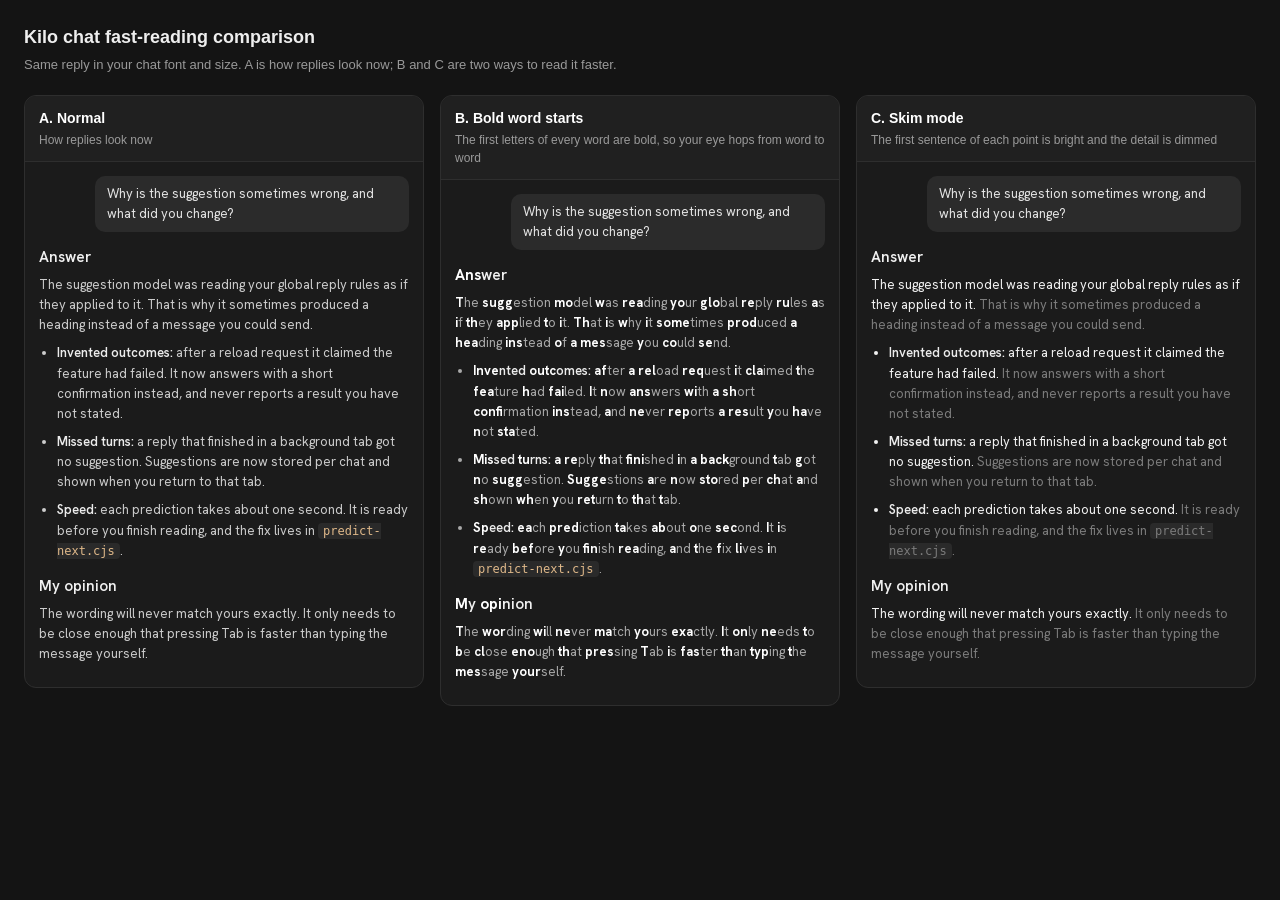
<file: skim-mode/mockup/index.html>
<!doctype html>
<html lang="en">
<head>
<meta charset="utf-8">
<meta name="viewport" content="width=device-width,initial-scale=1">
<title>Kilo chat fast-reading comparison</title>
<style>
@font-face{font-family:"Hanken Grotesk";src:url("./hanken-grotesk-variable.woff2") format("woff2");font-weight:100 900;font-style:normal;font-display:swap}
*{box-sizing:border-box}
body{margin:0;padding:24px;background:#141414;color:#ccc;font:13px/1.5 -apple-system,BlinkMacSystemFont,sans-serif}
h1{margin:0 0 4px;font-size:18px;font-weight:600;color:#eee}
.lead{margin:0 0 20px;color:#999}
.grid{display:grid;grid-template-columns:repeat(auto-fit,minmax(360px,1fr));gap:16px;align-items:start}
.card{background:#1b1b1b;border:1px solid #2e2e2e;border-radius:12px;overflow:hidden}
.head{padding:12px 14px;border-bottom:1px solid #2e2e2e;background:#202020}
.head h2{margin:0;font-size:14px;font-weight:600;color:#fff}
.head p{margin:2px 0 0;color:#9a9a9a;font-size:12px}
.chat{padding:14px;font-family:"Hanken Grotesk",-apple-system,sans-serif;font-size:13px;line-height:1.55;color:#cccccc}
.user{margin:0 0 14px auto;max-width:85%;width:fit-content;padding:8px 12px;border-radius:10px;background:#2b2b2b;color:#e4e4e4}
.chat h3{margin:14px 0 6px;font-size:15px;font-weight:600;color:#f0f0f0}
.chat h3:first-of-type{margin-top:0}
.chat ul{margin:0;padding-left:18px}
.chat li{margin:0 0 8px}
.chat p{margin:0 0 8px}
.chat strong{font-weight:600;color:#ececec}
.chat code{font:12px ui-monospace,SFMono-Regular,Menlo,monospace;padding:1px 5px;border-radius:4px;background:#2a2a2a;color:#e0b98a}
.bionic .assistant{color:#a9a9a9}
.bionic .assistant b{font-weight:700;color:#fff}
.skim .assistant p,.skim .assistant li{color:#f2f2f2}
.skim .assistant .detail{color:#7c7c7c}
.skim .assistant .detail strong,.skim .assistant .detail code{color:inherit}
</style>
</head>
<body>
<h1>Kilo chat fast-reading comparison</h1>
<p class="lead">Same reply in your chat font and size. A is how replies look now; B and C are two ways to read it faster.</p>
<main class="grid" id="grid"></main>

<template id="reply">
  <div class="user">Why is the suggestion sometimes wrong, and what did you change?</div>
  <div class="assistant">
    <h3>Answer</h3>
    <p>The suggestion model was reading your global reply rules as if they applied to it. That is why it sometimes produced a heading instead of a message you could send.</p>
    <ul>
      <li><strong>Invented outcomes:</strong> after a reload request it claimed the feature had failed. It now answers with a short confirmation instead, and never reports a result you have not stated.</li>
      <li><strong>Missed turns:</strong> a reply that finished in a background tab got no suggestion. Suggestions are now stored per chat and shown when you return to that tab.</li>
      <li><strong>Speed:</strong> each prediction takes about one second. It is ready before you finish reading, and the fix lives in <code>predict-next.cjs</code>.</li>
    </ul>
    <h3>My opinion</h3>
    <p>The wording will never match yours exactly. It only needs to be close enough that pressing Tab is faster than typing the message yourself.</p>
  </div>
</template>

<script>
function textNodes(root) {
  const walker = document.createTreeWalker(root, NodeFilter.SHOW_TEXT, { acceptNode: n => n.parentElement.closest('code') ? NodeFilter.FILTER_REJECT : NodeFilter.FILTER_ACCEPT });
  const nodes = [];
  while (walker.nextNode()) nodes.push(walker.currentNode);
  return nodes;
}
function bionic(root) {
  for (const node of textNodes(root)) {
    const out = document.createDocumentFragment();
    let last = 0;
    for (const match of node.data.matchAll(/[\p{L}\p{N}]+/gu)) {
      const word = match[0], bold = word.length <= 3 ? 1 : Math.ceil(word.length * 0.4);
      const b = document.createElement('b');
      b.textContent = word.slice(0, bold);
      out.append(node.data.slice(last, match.index), b, word.slice(bold));
      last = match.index + word.length;
    }
    out.append(node.data.slice(last));
    node.replaceWith(out);
  }
}
function skim(root) {
  for (const block of root.querySelectorAll('p, li')) {
    for (const node of textNodes(block)) {
      const end = /[.!?](?=\s)/.exec(node.data);
      if (!end) continue;
      const rest = node.splitText(end.index + 1), detail = document.createElement('span'), range = document.createRange();
      detail.className = 'detail';
      range.setStartBefore(rest);
      range.setEndAfter(block.lastChild);
      detail.append(range.extractContents());
      block.append(detail);
      break;
    }
  }
}
const variants = [
  { name: 'A. Normal', note: 'How replies look now', mode: '', apply: null },
  { name: 'B. Bold word starts', note: 'The first letters of every word are bold, so your eye hops from word to word', mode: 'bionic', apply: bionic },
  { name: 'C. Skim mode', note: 'The first sentence of each point is bright and the detail is dimmed', mode: 'skim', apply: skim }
];
const grid = document.getElementById('grid'), reply = document.getElementById('reply');
for (const v of variants) {
  const card = document.createElement('section'), head = document.createElement('div'), title = document.createElement('h2'), note = document.createElement('p'), chat = document.createElement('div');
  card.className = 'card';
  head.className = 'head';
  chat.className = 'chat ' + v.mode;
  title.textContent = v.name;
  note.textContent = v.note;
  head.append(title, note);
  chat.append(reply.content.cloneNode(true));
  if (v.apply) v.apply(chat.querySelector('.assistant'));
  card.append(head, chat);
  grid.append(card);
}
</script>
</body>
</html>
</file>
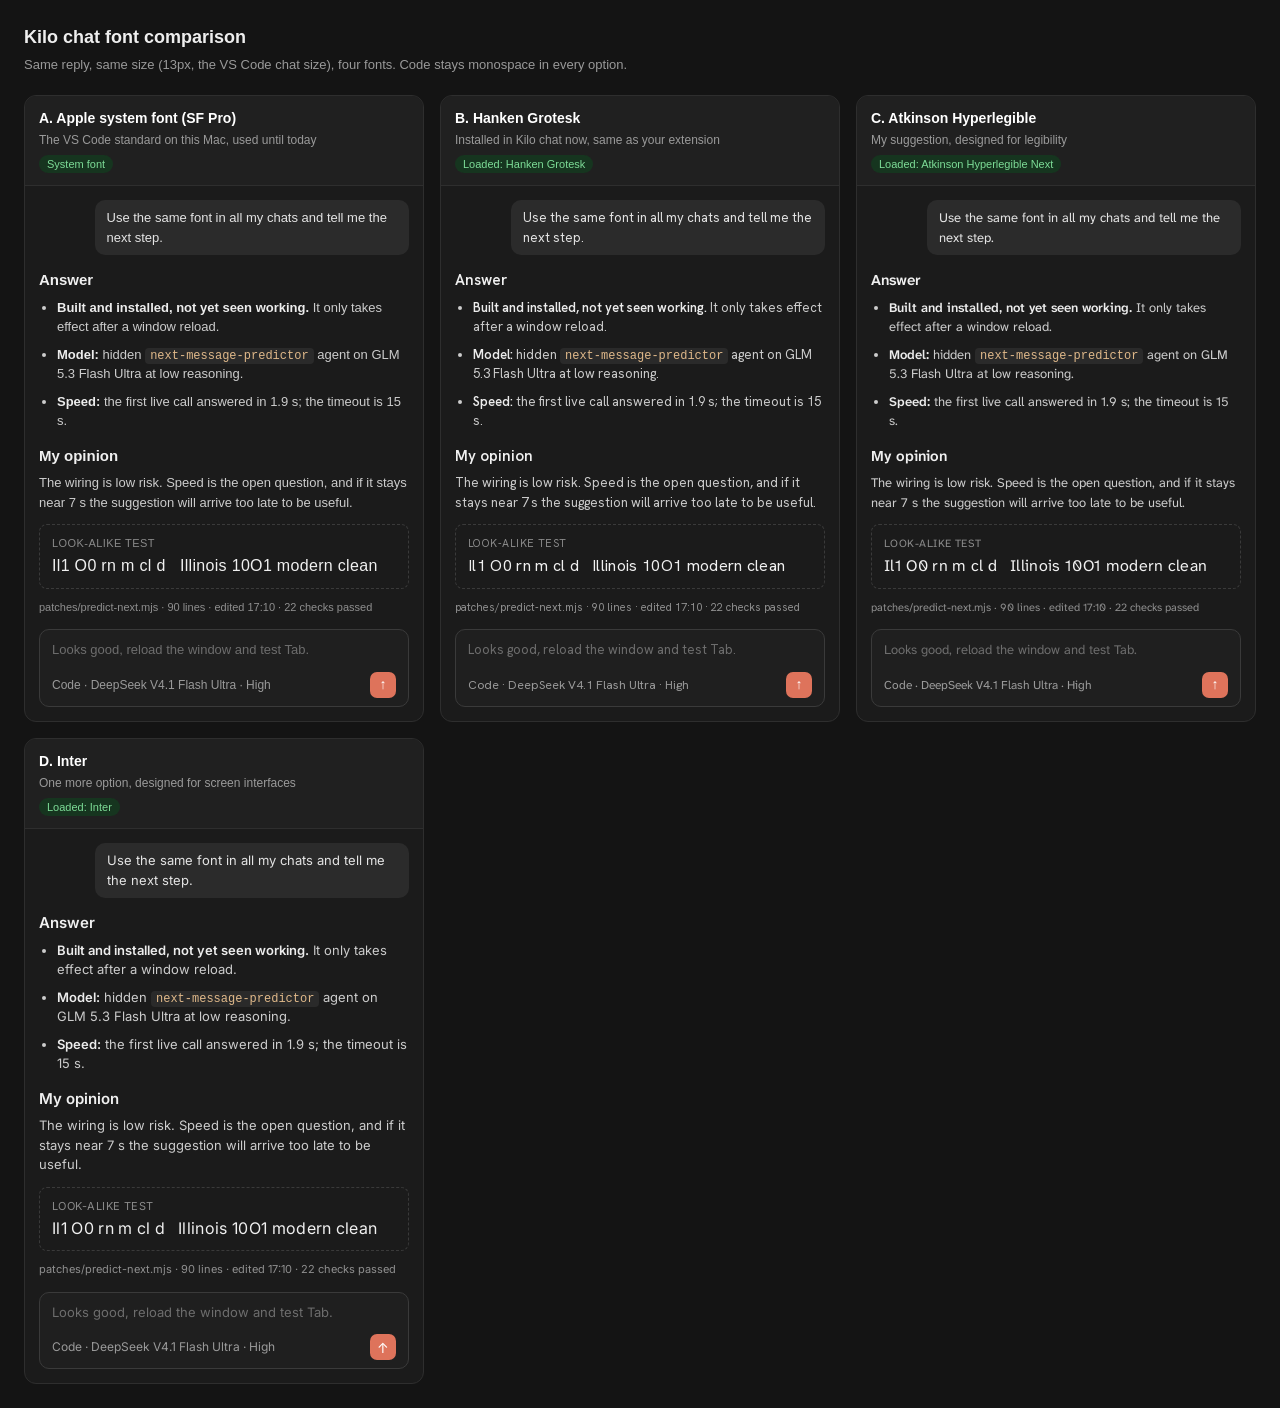
<file: examples/mockups/chat-fonts/index.html>
<!doctype html>
<html lang="en">
<head>
<meta charset="utf-8">
<meta name="viewport" content="width=device-width,initial-scale=1">
<title>Kilo chat font comparison</title>
<link rel="preconnect" href="https://fonts.googleapis.com">
<link rel="preconnect" href="https://fonts.gstatic.com" crossorigin>
<link rel="stylesheet" href="https://fonts.googleapis.com/css2?family=Atkinson+Hyperlegible+Next:wght@400;500;600;700&display=swap">
<link rel="stylesheet" href="https://fonts.googleapis.com/css2?family=Atkinson+Hyperlegible:wght@400;700&display=swap">
<link rel="stylesheet" href="https://fonts.googleapis.com/css2?family=Inter:wght@400;500;600;700&display=swap">
<style>
@font-face{font-family:"Hanken Grotesk";src:url("./hanken-grotesk-variable.woff2") format("woff2");font-weight:100 900;font-style:normal;font-display:swap}
*{box-sizing:border-box}
body{margin:0;padding:24px;background:#141414;color:#ccc;font:13px/1.5 -apple-system,BlinkMacSystemFont,sans-serif}
h1{margin:0 0 4px;font-size:18px;font-weight:600;color:#eee}
.lead{margin:0 0 20px;color:#999}
.grid{display:grid;grid-template-columns:repeat(auto-fit,minmax(360px,1fr));gap:16px}
.card{background:#1b1b1b;border:1px solid #2e2e2e;border-radius:12px;overflow:hidden}
.head{padding:12px 14px;border-bottom:1px solid #2e2e2e;background:#202020}
.head h2{margin:0;font-size:14px;font-weight:600;color:#fff}
.head p{margin:2px 0 0;color:#9a9a9a;font-size:12px}
.status{display:inline-block;margin-top:6px;padding:1px 8px;border-radius:999px;font-size:11px;background:#2a2a2a;color:#aaa}
.status.ok{background:#16351f;color:#7ddc97}
.status.bad{background:#4a1c1c;color:#ff9a9a}
.chat{padding:14px;font-size:13px;line-height:1.5;color:#cccccc}
.user{margin:0 0 14px auto;max-width:85%;width:fit-content;padding:8px 12px;border-radius:10px;background:#2b2b2b;color:#e4e4e4}
.chat h3{margin:14px 0 6px;font-size:15px;font-weight:600;color:#f0f0f0}
.chat h3:first-of-type{margin-top:0}
.chat ul{margin:0;padding-left:18px}
.chat li{margin:0 0 8px}
.chat p{margin:0 0 8px}
.chat strong{font-weight:600;color:#ececec}
.chat code{font:12px ui-monospace,SFMono-Regular,Menlo,monospace;padding:1px 5px;border-radius:4px;background:#2a2a2a;color:#e0b98a}
.test{margin-top:12px;padding:10px 12px;border:1px dashed #3a3a3a;border-radius:8px}
.test span{display:block;font-size:11px;color:#8a8a8a;text-transform:uppercase;letter-spacing:.04em;margin-bottom:2px}
.test b{font-weight:400;font-size:16px;color:#f0f0f0;letter-spacing:.02em}
.small{margin-top:10px;font-size:11px;color:#8f8f8f}
.input{margin-top:14px;padding:10px 12px 8px;border:1px solid #3a3a3a;border-radius:10px;background:#1f1f1f}
.ghost{color:rgba(255,255,255,.35)}
.row{display:flex;justify-content:space-between;align-items:center;margin-top:12px;font-size:12px;color:#9a9a9a}
.send{width:26px;height:26px;border-radius:7px;background:#de735b;color:#fff;display:grid;place-items:center;font-size:14px}
</style>
</head>
<body>
<h1>Kilo chat font comparison</h1>
<p class="lead">Same reply, same size (13px, the VS Code chat size), four fonts. Code stays monospace in every option.</p>
<main class="grid" id="grid"></main>

<template id="card">
<section class="card">
  <div class="head"><h2></h2><p></p><span class="status" role="status">Checking font</span></div>
  <div class="chat">
    <div class="user">Use the same font in all my chats and tell me the next step.</div>
    <h3>Answer</h3>
    <ul>
      <li><strong>Built and installed, not yet seen working.</strong> It only takes effect after a window reload.</li>
      <li><strong>Model:</strong> hidden <code>next-message-predictor</code> agent on GLM 5.3 Flash Ultra at low reasoning.</li>
      <li><strong>Speed:</strong> the first live call answered in 1.9 s; the timeout is 15 s.</li>
    </ul>
    <h3>My opinion</h3>
    <p>The wiring is low risk. Speed is the open question, and if it stays near 7 s the suggestion will arrive too late to be useful.</p>
    <div class="test"><span>Look-alike test</span><b>Il1 O0 rn m cl d &nbsp; Illinois 10O1 modern clean</b></div>
    <div class="small">patches/predict-next.mjs &middot; 90 lines &middot; edited 17:10 &middot; 22 checks passed</div>
    <div class="input">
      <div class="ghost">Looks good, reload the window and test Tab.</div>
      <div class="row"><span>Code &middot; DeepSeek V4.1 Flash Ultra &middot; High</span><span class="send" aria-hidden="true">&uarr;</span></div>
    </div>
  </div>
</section>
</template>

<script>
const fonts = [
  { name: 'A. Apple system font (SF Pro)', note: 'The VS Code standard on this Mac, used until today', stack: '-apple-system,BlinkMacSystemFont,sans-serif', families: [] },
  { name: 'B. Hanken Grotesk', note: 'Installed in Kilo chat now, same as your extension', stack: '"Hanken Grotesk",sans-serif', families: ['Hanken Grotesk'] },
  { name: 'C. Atkinson Hyperlegible', note: 'My suggestion, designed for legibility', stack: '"Atkinson Hyperlegible Next","Atkinson Hyperlegible",sans-serif', families: ['Atkinson Hyperlegible Next', 'Atkinson Hyperlegible'] },
  { name: 'D. Inter', note: 'One more option, designed for screen interfaces', stack: '"Inter",sans-serif', families: ['Inter'] }
];
const grid = document.getElementById('grid'), template = document.getElementById('card');
for (const font of fonts) {
  const node = template.content.cloneNode(true);
  node.querySelector('h2').textContent = font.name;
  node.querySelector('.head p').textContent = font.note;
  node.querySelector('.chat').style.fontFamily = font.stack;
  const status = node.querySelector('.status');
  status.dataset.font = font.name;
  if (!font.families.length) { status.textContent = 'System font'; status.classList.add('ok'); }
  else Promise.all(font.families.map(f => document.fonts.load(`13px "${f}"`).then(faces => faces.length ? f : null, () => null))).then(found => {
    const loaded = found.find(Boolean);
    status.textContent = loaded ? `Loaded: ${loaded}` : 'Font did not load, this card shows a fallback';
    status.classList.add(loaded ? 'ok' : 'bad');
  });
  grid.append(node);
}
</script>
</body>
</html>
</file>
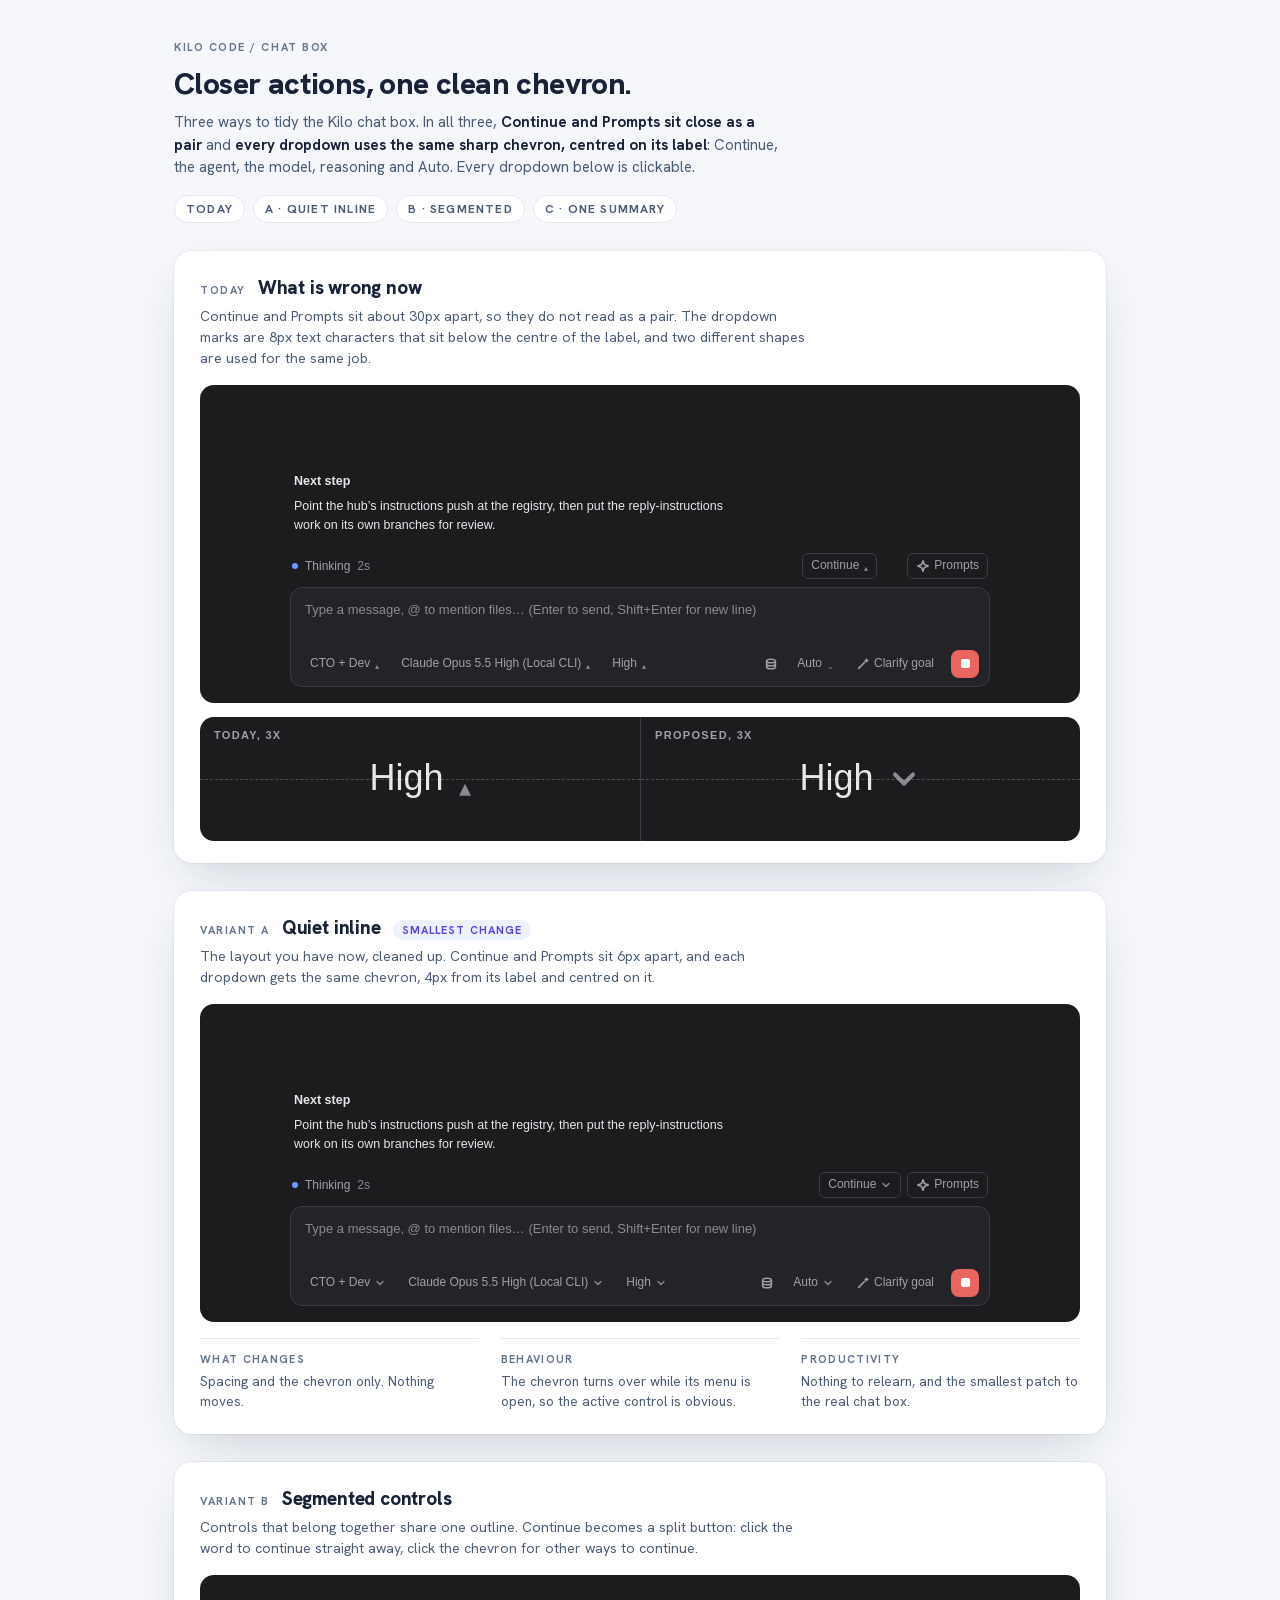
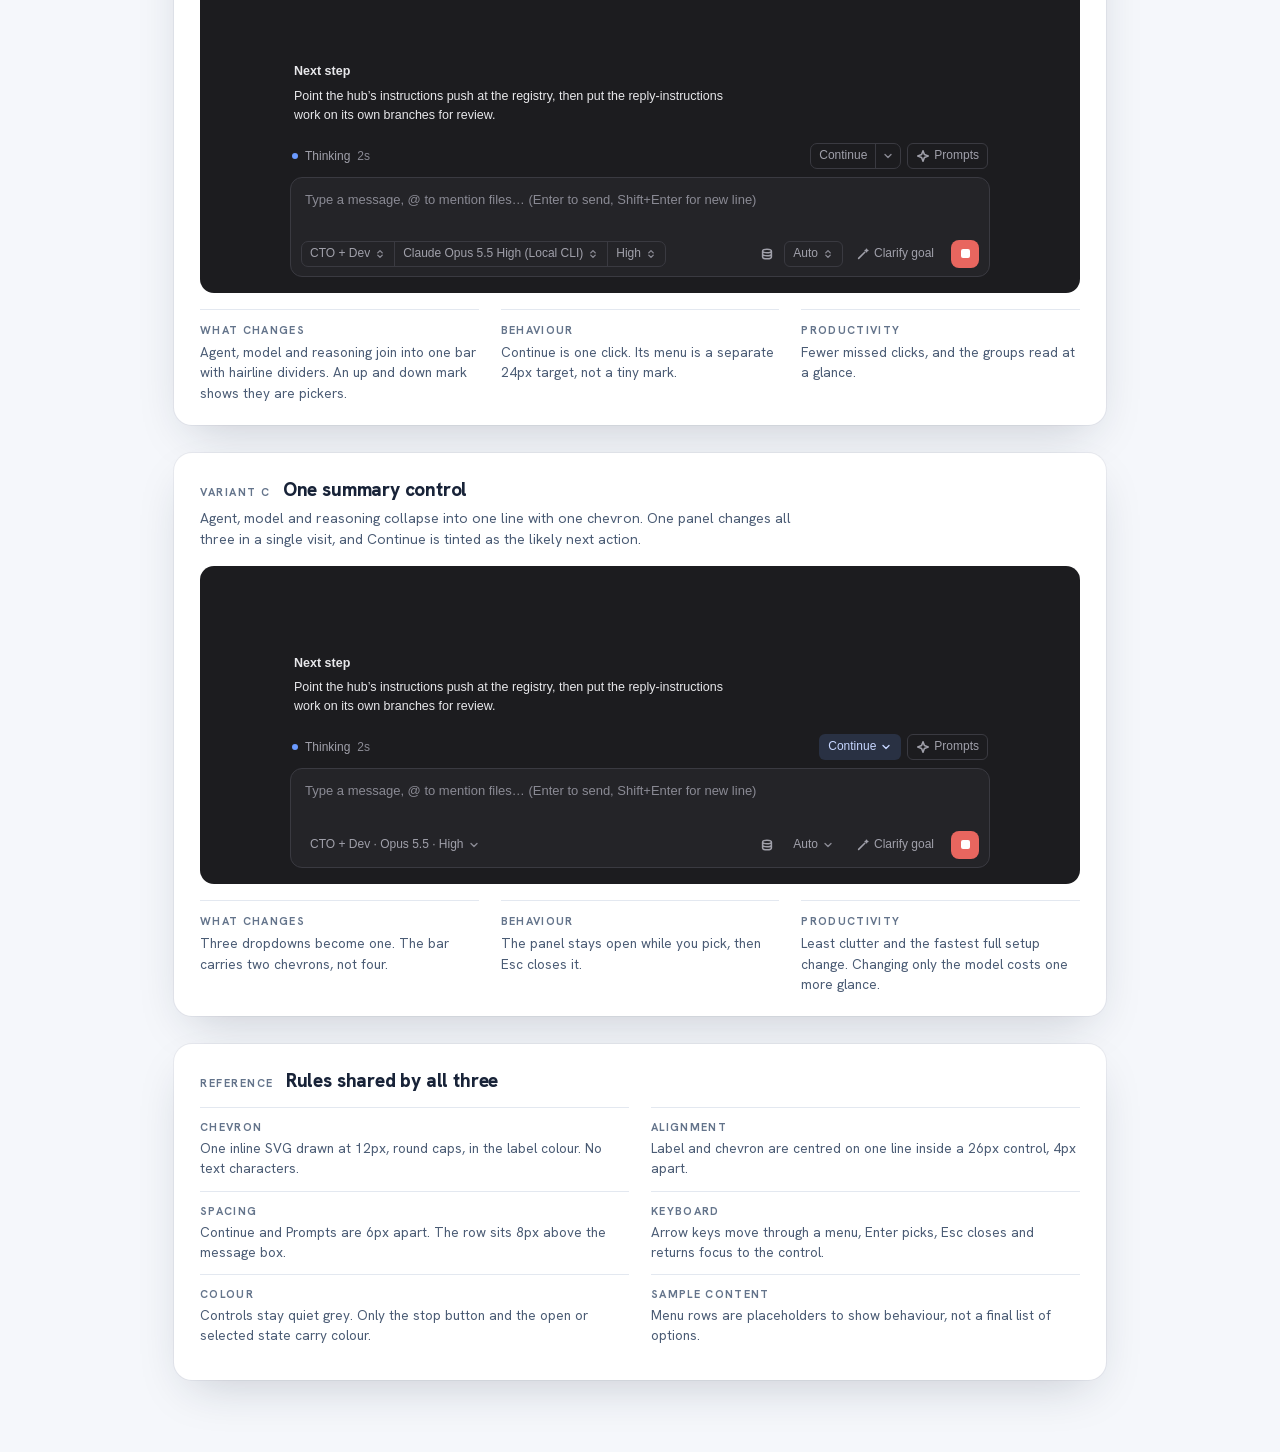
<file: examples/mockups/chatbox-controls/index.html>
<!doctype html>
<html lang="en">
<head>
<meta charset="utf-8" />
<meta name="viewport" content="width=device-width, initial-scale=1" />
<title>Multisystems | Kilo chat box controls</title>
<style>
  @font-face {
    font-family: 'Hanken Grotesk';
    src: url('./hanken-grotesk-variable.woff2') format('woff2');
    font-weight: 100 900; font-style: normal; font-display: swap;
  }
  :root {
    --ms-primary: #4f46e5; --ms-primary-tint: #eef2ff;
    --ms-bg: #f5f7fb; --ms-card: #ffffff; --ms-line: #e3e8f0;
    --ms-text: #182338; --ms-text-2: #4a5b74; --ms-label: #64748b;
    --ms-lift: 0 0 0 1px rgba(24,35,56,.05), 0 18px 50px -16px rgba(24,35,56,.22);
  }
  * { box-sizing: border-box; }
  body {
    margin: 0; background: var(--ms-bg); color: var(--ms-text);
    font-family: 'Hanken Grotesk', Inter, system-ui, -apple-system, 'Segoe UI', sans-serif;
    -webkit-font-smoothing: antialiased;
  }
  button, textarea { font: inherit; color: inherit; }
  svg { display: block; }
  [hidden] { display: none !important; }
  :focus-visible { outline: 2px solid var(--ms-primary); outline-offset: 2px; }

  /* ── page framing: Multisystems tokens ───────────────────── */
  .page { max-width: 980px; margin: 0 auto; padding: 40px 24px 72px; }
  .kicker { margin: 0 0 10px; font-size: 11px; font-weight: 700; letter-spacing: .14em; text-transform: uppercase; color: var(--ms-label); }
  h1 { margin: 0 0 8px; font-size: 30px; font-weight: 800; letter-spacing: -.02em; }
  .page-sub { margin: 0; max-width: 76ch; font-size: 15px; line-height: 1.5; color: var(--ms-text-2); }
  .page-sub b { color: var(--ms-text); font-weight: 700; }
  .jump { display: flex; flex-wrap: wrap; gap: 8px; margin-top: 16px; }
  .jump a { font-size: 12px; font-weight: 700; letter-spacing: .1em; text-transform: uppercase; text-decoration: none; color: var(--ms-text-2); background: var(--ms-card); border: 1px solid var(--ms-line); border-radius: 999px; padding: 5px 11px; }
  .jump a:hover { border-color: var(--ms-primary); color: var(--ms-primary); }

  .variant { margin-top: 28px; padding: 24px 26px 22px; background: var(--ms-card); border-radius: 18px; box-shadow: var(--ms-lift); }
  .v-head { display: flex; align-items: baseline; flex-wrap: wrap; gap: 12px; }
  .v-tag { font-size: 11px; font-weight: 700; letter-spacing: .14em; text-transform: uppercase; color: var(--ms-label); }
  .v-head h2 { margin: 0; font-size: 19px; font-weight: 800; letter-spacing: -.01em; }
  .v-pill { font-size: 11px; font-weight: 700; letter-spacing: .1em; text-transform: uppercase; color: var(--ms-primary); background: var(--ms-primary-tint); border-radius: 999px; padding: 3px 9px; }
  .v-sub { margin: 6px 0 16px; max-width: 76ch; font-size: 14px; line-height: 1.5; color: var(--ms-text-2); }
  .notes { display: grid; grid-template-columns: repeat(3, minmax(0, 1fr)); gap: 0 22px; margin: 16px 0 0; padding: 0; list-style: none; }
  .notes li { padding-top: 12px; border-top: 1px solid var(--ms-line); font-size: 13.5px; line-height: 1.5; color: var(--ms-text-2); }
  .notes b { display: block; margin-bottom: 4px; font-size: 11px; font-weight: 700; letter-spacing: .12em; text-transform: uppercase; color: var(--ms-label); }
  .spec { display: grid; grid-template-columns: repeat(2, minmax(0, 1fr)); gap: 0 22px; margin: 14px 0 0; }
  .spec div { padding: 12px 0; border-top: 1px solid var(--ms-line); }
  .spec dt { font-size: 11px; font-weight: 700; letter-spacing: .12em; text-transform: uppercase; color: var(--ms-label); }
  .spec dd { margin: 4px 0 0; font-size: 13.5px; line-height: 1.5; color: var(--ms-text-2); }
  @media (max-width: 760px) { .notes, .spec { grid-template-columns: 1fr; } }

  /* ── Kilo replica: Kilo's own dark look, not the Multisystems skin ── */
  .kilo, .loupe {
    --k-bg: #1c1c1f; --k-box: #242428; --k-menu: #26262b; --k-line: #3a3a41; --k-hover: rgba(255,255,255,.08);
    --k-text: #e7e7ea; --k-dim: #a0a0aa; --k-faint: #8a8a94; --k-accent: #6b9bff; --k-stop: #e8665f;
    background: var(--k-bg); color: var(--k-text); border-radius: 14px; color-scheme: dark;
    font: 12.5px/1.5 -apple-system, BlinkMacSystemFont, 'Segoe UI', sans-serif;
  }
  .kilo { padding: 18px 18px 16px; }
  .kilo :focus-visible { outline: 2px solid var(--k-accent); outline-offset: 2px; }
  .kilo svg, .loupe svg { flex: none; fill: none; stroke: currentColor; stroke-width: 1.8; stroke-linecap: round; stroke-linejoin: round; }
  .k-inner { max-width: 700px; margin: 0 auto; }
  .k-thread { display: flex; flex-direction: column; justify-content: flex-end; min-height: 150px; padding: 0 4px 18px; }
  .k-thread p { margin: 0; max-width: 64ch; }
  .k-thread .k-h { margin-bottom: 6px; font-weight: 600; }
  .k-strip { display: flex; align-items: center; gap: 10px; min-height: 26px; margin: 0 2px 8px; }
  .k-status { display: inline-flex; align-items: center; gap: 7px; font-size: 12px; color: var(--k-dim); }
  .k-pulse { width: 6px; height: 6px; border-radius: 50%; background: var(--k-accent); animation: k-pulse 1.4s ease-in-out infinite; }
  @keyframes k-pulse { 50% { opacity: .35; } }
  .k-time { color: var(--k-faint); font-variant-numeric: tabular-nums; }
  .k-spacer { flex: 1; }
  .k-quick { display: inline-flex; align-items: center; gap: 6px; }
  .k-box { padding: 10px 10px 8px; background: var(--k-box); border: 1px solid var(--k-line); border-radius: 12px; }
  .k-box:focus-within { border-color: var(--k-accent); }
  .k-box textarea { display: block; width: 100%; height: 46px; resize: none; padding: 2px 4px; background: transparent; border: 0; font-size: 13px; line-height: 1.5; color: var(--k-text); }
  .k-box textarea:focus-visible { outline: 0; } /* the box border shows focus */
  .k-box textarea::placeholder { color: var(--k-faint); }
  .k-bar { display: flex; align-items: center; flex-wrap: wrap; gap: 4px; margin-top: 6px; }

  /* the control: label and chevron share one centre line */
  .k-wrap { position: relative; display: inline-flex; min-width: 0; }
  .kc {
    display: inline-flex; align-items: center; gap: 4px; height: 26px; min-width: 0; padding: 0 8px;
    background: transparent; color: var(--k-dim); border: 1px solid transparent; border-radius: 6px;
    font-size: 12px; font-weight: 500; line-height: 1; white-space: nowrap; cursor: pointer;
  }
  .kc:hover, .kc[aria-expanded="true"] { background: var(--k-hover); color: var(--k-text); }
  .kc-label { overflow: hidden; text-overflow: ellipsis; line-height: 1.3; }
  .kc .ico { width: 14px; height: 14px; }
  .kc .chev { width: 12px; height: 12px; color: var(--k-faint); transition: transform .15s ease; }
  .kc:hover .chev, .kc[aria-expanded="true"] .chev { color: var(--k-text); }
  .kc[aria-expanded="true"] .chev-down { transform: rotate(180deg); }
  .kc-icon { width: 26px; padding: 0; justify-content: center; }
  .kc-outline { border-color: var(--k-line); }
  .kc.kc-tint { background: rgba(107,155,255,.16); color: #c6d6ff; }
  .kc.kc-tint .chev { color: #c6d6ff; }
  .kc.kc-tint:hover, .kc.kc-tint[aria-expanded="true"] { background: rgba(107,155,255,.26); }

  .seg { display: inline-flex; align-items: stretch; min-width: 0; border: 1px solid var(--k-line); border-radius: 7px; }
  .seg > * + * { border-left: 1px solid var(--k-line); }
  .seg .kc { height: 24px; border: 0; border-radius: 0; }
  .seg .kc-icon { width: 24px; }
  .seg > .kc:first-child, .seg > .k-wrap:first-child > .kc { border-radius: 6px 0 0 6px; }
  .seg > .kc:last-child, .seg > .k-wrap:last-child > .kc { border-radius: 0 6px 6px 0; }
  .seg .kc:focus-visible { position: relative; z-index: 1; }

  .k-send { display: inline-grid; place-items: center; width: 28px; height: 28px; margin-left: 4px; padding: 0; background: var(--k-stop); border: 0; border-radius: 8px; cursor: pointer; }
  .k-send i { width: 9px; height: 9px; border-radius: 2px; background: #fff; }

  .k-pop { position: absolute; left: 0; bottom: calc(100% + 6px); z-index: 10; min-width: 220px; padding: 5px; background: var(--k-menu); border: 1px solid var(--k-line); border-radius: 10px; box-shadow: 0 14px 34px rgba(0,0,0,.5); }
  .k-pop.right { left: auto; right: 0; }
  .k-pop-title { margin: 0; padding: 5px 8px 4px; font-size: 11px; color: var(--k-dim); }
  .k-opt { display: flex; align-items: center; gap: 10px; width: 100%; padding: 6px 8px; background: transparent; color: var(--k-text); border: 0; border-radius: 6px; font-size: 12.5px; line-height: 1.35; text-align: left; cursor: pointer; }
  .k-opt:hover, .k-opt:focus-visible { background: var(--k-hover); }
  .k-opt-text { flex: 1; min-width: 0; }
  .k-opt-name { display: block; }
  .k-opt small { display: block; font-size: 11px; color: var(--k-dim); }
  .k-opt .check { width: 14px; height: 14px; color: var(--k-accent); visibility: hidden; }
  .k-opt[aria-checked="true"] .check { visibility: visible; }
  .k-panel { display: grid; grid-template-columns: 1.1fr 1.5fr .8fr; gap: 0 4px; width: min(580px, calc(100vw - 100px)); }
  .k-group + .k-group { padding-left: 4px; border-left: 1px solid var(--k-line); }
  .k-panel-foot { grid-column: 1 / -1; margin: 5px 0 0; padding: 7px 8px 3px; border-top: 1px solid var(--k-line); font-size: 11px; color: var(--k-dim); }
  @media (max-width: 640px) {
    .k-panel { grid-template-columns: 1fr; }
    .k-group + .k-group { padding-left: 0; border-left: 0; }
  }

  /* today: the two faults, reproduced on purpose */
  .kilo[data-variant="today"] .k-quick { gap: 30px; }
  .legacy-caret { position: relative; top: 3px; margin-left: 1px; font-size: 8px; line-height: 1; color: var(--k-faint); }

  /* close-up */
  .loupe { display: grid; grid-template-columns: 1fr 1fr; margin-top: 14px; }
  .loupe-cell { position: relative; display: grid; place-items: center; height: 124px; }
  .loupe-cell + .loupe-cell { border-left: 1px solid var(--k-line); }
  .loupe-cell::before { content: ""; position: absolute; left: 0; right: 0; top: 50%; border-top: 1px dashed rgba(255,255,255,.22); }
  .loupe-cap { position: absolute; top: 10px; left: 14px; font-size: 11px; font-weight: 700; letter-spacing: .12em; text-transform: uppercase; color: var(--k-dim); }
  .loupe .kc { zoom: 3; color: var(--k-text); pointer-events: none; }

  @media (prefers-reduced-motion: reduce) { * { transition: none !important; animation: none !important; } }
</style>
</head>
<body>
<div class="page">
  <p class="kicker">Kilo Code / chat box</p>
  <h1>Closer actions, one clean chevron.</h1>
  <p class="page-sub">Three ways to tidy the Kilo chat box. In all three, <b>Continue and Prompts sit close as a pair</b> and <b>every dropdown uses the same sharp chevron, centred on its label</b>: Continue, the agent, the model, reasoning and Auto. Every dropdown below is clickable.</p>
  <nav class="jump" aria-label="Sections">
    <a href="#today">Today</a>
    <a href="#variant-a">A · Quiet inline</a>
    <a href="#variant-b">B · Segmented</a>
    <a href="#variant-c">C · One summary</a>
  </nav>

  <section class="variant" id="today">
    <div class="v-head"><span class="v-tag">Today</span><h2>What is wrong now</h2></div>
    <p class="v-sub">Continue and Prompts sit about 30px apart, so they do not read as a pair. The dropdown marks are 8px text characters that sit below the centre of the label, and two different shapes are used for the same job.</p>
    <div class="kilo" data-variant="today"></div>
    <div class="loupe" aria-label="Chevron close-up at three times size">
      <div class="loupe-cell">
        <span class="loupe-cap">Today, 3x</span>
        <span class="kc"><span class="kc-label">High</span><span class="legacy-caret" aria-hidden="true">&#9652;</span></span>
      </div>
      <div class="loupe-cell">
        <span class="loupe-cap">Proposed, 3x</span>
        <span class="kc"><span class="kc-label">High</span><svg class="chev" viewBox="0 0 16 16" aria-hidden="true"><path d="m4 6 4 4 4-4"/></svg></span>
      </div>
    </div>
  </section>

  <section class="variant" id="variant-a">
    <div class="v-head"><span class="v-tag">Variant A</span><h2>Quiet inline</h2><span class="v-pill">Smallest change</span></div>
    <p class="v-sub">The layout you have now, cleaned up. Continue and Prompts sit 6px apart, and each dropdown gets the same chevron, 4px from its label and centred on it.</p>
    <div class="kilo" data-variant="a"></div>
    <ul class="notes">
      <li><b>What changes</b>Spacing and the chevron only. Nothing moves.</li>
      <li><b>Behaviour</b>The chevron turns over while its menu is open, so the active control is obvious.</li>
      <li><b>Productivity</b>Nothing to relearn, and the smallest patch to the real chat box.</li>
    </ul>
  </section>

  <section class="variant" id="variant-b">
    <div class="v-head"><span class="v-tag">Variant B</span><h2>Segmented controls</h2></div>
    <p class="v-sub">Controls that belong together share one outline. Continue becomes a split button: click the word to continue straight away, click the chevron for other ways to continue.</p>
    <div class="kilo" data-variant="b"></div>
    <ul class="notes">
      <li><b>What changes</b>Agent, model and reasoning join into one bar with hairline dividers. An up and down mark shows they are pickers.</li>
      <li><b>Behaviour</b>Continue is one click. Its menu is a separate 24px target, not a tiny mark.</li>
      <li><b>Productivity</b>Fewer missed clicks, and the groups read at a glance.</li>
    </ul>
  </section>

  <section class="variant" id="variant-c">
    <div class="v-head"><span class="v-tag">Variant C</span><h2>One summary control</h2></div>
    <p class="v-sub">Agent, model and reasoning collapse into one line with one chevron. One panel changes all three in a single visit, and Continue is tinted as the likely next action.</p>
    <div class="kilo" data-variant="c"></div>
    <ul class="notes">
      <li><b>What changes</b>Three dropdowns become one. The bar carries two chevrons, not four.</li>
      <li><b>Behaviour</b>The panel stays open while you pick, then Esc closes it.</li>
      <li><b>Productivity</b>Least clutter and the fastest full setup change. Changing only the model costs one more glance.</li>
    </ul>
  </section>

  <section class="variant">
    <div class="v-head"><span class="v-tag">Reference</span><h2>Rules shared by all three</h2></div>
    <dl class="spec">
      <div><dt>Chevron</dt><dd>One inline SVG drawn at 12px, round caps, in the label colour. No text characters.</dd></div>
      <div><dt>Alignment</dt><dd>Label and chevron are centred on one line inside a 26px control, 4px apart.</dd></div>
      <div><dt>Spacing</dt><dd>Continue and Prompts are 6px apart. The row sits 8px above the message box.</dd></div>
      <div><dt>Keyboard</dt><dd>Arrow keys move through a menu, Enter picks, Esc closes and returns focus to the control.</dd></div>
      <div><dt>Colour</dt><dd>Controls stay quiet grey. Only the stop button and the open or selected state carry colour.</dd></div>
      <div><dt>Sample content</dt><dd>Menu rows are placeholders to show behaviour, not a final list of options.</dd></div>
    </dl>
  </section>
</div>

<script>
(function () {
  'use strict';

  var NS = 'http://www.w3.org/2000/svg';
  var ICON = {
    down: 'm4 6 4 4 4-4',
    sort: 'm5 6.5 3-3 3 3M5 9.5l3 3 3-3',
    check: 'm3.5 8.5 3 3 6-7',
    spark: 'M8 2l1.6 4.4L14 8l-4.4 1.6L8 14l-1.6-4.4L2 8l4.4-1.6Z',
    wand: 'm3 13 7-7M12 2.5v3M10.5 4h3',
    index: 'M3 4.5C3 3.4 5.2 2.5 8 2.5s5 .9 5 2-2.2 2-5 2-5-.9-5-2Zm0 0v7c0 1.1 2.2 2 5 2s5-.9 5-2v-7M3 8c0 1.1 2.2 2 5 2s5-.9 5-2'
  };
  var DATA = {
    cont: { title: 'Continue', label: 'Continue', action: true, items: [
      { id: 'go', name: 'Continue', desc: 'Carry on with the current task' },
      { id: 'verify', name: 'Continue and verify', desc: 'Carry on, then run the checks' },
      { id: 'worktree', name: 'Continue in worktree', desc: 'Carry on in an isolated copy' }
    ] },
    mode: { title: 'Agent', items: [
      { id: 'cto', name: 'CTO + Dev', desc: 'Plans, delegates and verifies' },
      { id: 'code', name: 'Code', desc: 'Edits directly' },
      { id: 'ask', name: 'Ask', desc: 'Answers without editing' },
      { id: 'debug', name: 'Debug', desc: 'Traces a failure' }
    ] },
    model: { title: 'Model', items: [
      { id: 'opus', name: 'Claude Opus 5.5 High (Local CLI)', short: 'Opus 5.5' },
      { id: 'deepseek', name: 'DeepSeek V4.1 Flash Ultra', short: 'DeepSeek V4.1' },
      { id: 'glm', name: 'GLM 5.3 Flash', short: 'GLM 5.3' }
    ] },
    effort: { title: 'Reasoning', items: [
      { id: 'low', name: 'Low' }, { id: 'medium', name: 'Medium' }, { id: 'high', name: 'High' }, { id: 'max', name: 'Max' }
    ] },
    perm: { title: 'Permissions', items: [
      { id: 'ask', name: 'Ask' }, { id: 'auto', name: 'Auto' }, { id: 'full', name: 'Full access' }
    ] }
  };

  var openPop = null; // one open menu per page

  function el(tag, cls, text) {
    var n = document.createElement(tag);
    if (cls) n.className = cls;
    if (text != null) n.textContent = text;
    return n;
  }
  function icon(name, cls) {
    var s = document.createElementNS(NS, 'svg');
    s.setAttribute('viewBox', '0 0 16 16');
    s.setAttribute('aria-hidden', 'true');
    s.setAttribute('class', cls);
    var p = document.createElementNS(NS, 'path');
    p.setAttribute('d', ICON[name]);
    s.appendChild(p);
    return s;
  }
  function find(key, id) {
    return DATA[key].items.filter(function (i) { return i.id === id; })[0];
  }
  function plain(cls, iconName, text) {
    var b = el('button', 'kc' + (cls ? ' ' + cls : ''));
    b.type = 'button';
    if (iconName) b.appendChild(icon(iconName, 'ico'));
    b.appendChild(el('span', 'kc-label', text));
    return b;
  }

  function close(returnFocus) {
    if (!openPop) return;
    openPop.pop.hidden = true;
    openPop.btn.setAttribute('aria-expanded', 'false');
    if (returnFocus) openPop.btn.focus();
    openPop = null;
  }
  function open(btn, pop) {
    close(false);
    pop.hidden = false;
    btn.setAttribute('aria-expanded', 'true');
    openPop = { btn: btn, pop: pop };
    var first = pop.querySelector('[aria-checked="true"]') || pop.querySelector('.k-opt');
    if (first) first.focus();
  }
  function trigger(btn, pop) {
    btn.type = 'button';
    btn.setAttribute('aria-haspopup', 'menu');
    btn.setAttribute('aria-expanded', 'false');
    pop.setAttribute('role', 'menu');
    pop.hidden = true;
    btn.addEventListener('click', function () {
      if (openPop && openPop.btn === btn) close(true); else open(btn, pop);
    });
    pop.addEventListener('keydown', function (e) {
      var o = [].slice.call(pop.querySelectorAll('.k-opt'));
      var i = o.indexOf(document.activeElement);
      var next = null;
      if (e.key === 'ArrowDown') next = o[(i + 1) % o.length];
      else if (e.key === 'ArrowUp') next = o[(i - 1 + o.length) % o.length];
      else if (e.key === 'Home') next = o[0];
      else if (e.key === 'End') next = o[o.length - 1];
      else if (e.key === 'Tab') { e.preventDefault(); close(true); }
      if (next) { e.preventDefault(); next.focus(); }
    });
  }

  function addOptions(host, key, pane, after) {
    var d = DATA[key];
    d.items.forEach(function (it) {
      var b = el('button', 'k-opt');
      b.type = 'button';
      b.setAttribute('role', d.action ? 'menuitem' : 'menuitemradio');
      if (!d.action) b.setAttribute('aria-checked', String(pane.state[key] === it.id));
      var t = el('span', 'k-opt-text');
      t.appendChild(el('span', 'k-opt-name', it.name));
      if (it.desc) t.appendChild(el('small', null, it.desc));
      b.appendChild(t);
      if (!d.action) b.appendChild(icon('check', 'check'));
      b.addEventListener('click', function () {
        if (!d.action) {
          pane.state[key] = it.id;
          [].forEach.call(host.querySelectorAll('.k-opt'), function (o) {
            o.setAttribute('aria-checked', String(o === b));
          });
        }
        after();
      });
      host.appendChild(b);
    });
  }

  /* one dropdown: label + chevron, menu opens upward */
  function picker(pane, key, o) {
    o = o || {};
    var d = DATA[key];
    var wrap = el('span', 'k-wrap');
    var btn = el('button', 'kc' + (o.cls ? ' ' + o.cls : '') + (o.iconOnly ? ' kc-icon' : ''));
    var pop = el('div', 'k-pop' + (o.right ? ' right' : ''));
    var label = el('span', 'kc-label');
    function text() { return d.action ? d.label : find(key, pane.state[key]).name; }
    label.textContent = text();
    if (o.iconOnly) btn.setAttribute('aria-label', d.title + ' options'); else btn.appendChild(label);
    if (pane.legacy) {
      var caret = el('span', 'legacy-caret', key === 'perm' ? '⌄' : '▴');
      caret.setAttribute('aria-hidden', 'true');
      btn.appendChild(caret);
    } else {
      btn.appendChild(icon(o.glyph || 'down', 'chev chev-' + (o.glyph || 'down')));
    }
    pop.setAttribute('aria-label', d.title);
    pop.appendChild(el('p', 'k-pop-title', d.title));
    var list = el('div');
    pop.appendChild(list);
    addOptions(list, key, pane, function () { label.textContent = text(); close(true); });
    trigger(btn, pop);
    wrap.appendChild(btn);
    wrap.appendChild(pop);
    return wrap;
  }

  /* variant C: agent, model and reasoning behind one control */
  function summary(pane) {
    var wrap = el('span', 'k-wrap');
    var btn = el('button', 'kc');
    var pop = el('div', 'k-pop k-panel');
    var label = el('span', 'kc-label');
    function text() {
      return find('mode', pane.state.mode).name + ' · ' + find('model', pane.state.model).short + ' · ' + find('effort', pane.state.effort).name;
    }
    label.textContent = text();
    btn.appendChild(label);
    btn.appendChild(icon('down', 'chev chev-down'));
    pop.setAttribute('aria-label', 'Agent, model and reasoning');
    ['mode', 'model', 'effort'].forEach(function (key) {
      var g = el('div', 'k-group');
      g.setAttribute('role', 'group');
      g.setAttribute('aria-label', DATA[key].title);
      g.appendChild(el('p', 'k-pop-title', DATA[key].title));
      addOptions(g, key, pane, function () { label.textContent = text(); });
      pop.appendChild(g);
    });
    pop.appendChild(el('p', 'k-panel-foot', 'Stays open while you change all three. Esc closes.'));
    trigger(btn, pop);
    wrap.appendChild(btn);
    wrap.appendChild(pop);
    return wrap;
  }

  function mount(root) {
    var v = root.dataset.variant;
    var pane = { state: { mode: 'cto', model: 'opus', effort: 'high', perm: 'auto' }, legacy: v === 'today' };
    var glyph = v === 'b' ? 'sort' : 'down';
    var inner = el('div', 'k-inner');

    var thread = el('div', 'k-thread');
    thread.appendChild(el('p', 'k-h', 'Next step'));
    thread.appendChild(el('p', null, 'Point the hub’s instructions push at the registry, then put the reply-instructions work on its own branches for review.'));

    var strip = el('div', 'k-strip');
    var status = el('span', 'k-status');
    var pulse = el('i', 'k-pulse');
    pulse.setAttribute('aria-hidden', 'true');
    status.appendChild(pulse);
    status.appendChild(el('span', null, 'Thinking'));
    status.appendChild(el('span', 'k-time', '2s'));
    var quick = el('div', 'k-quick');
    if (v === 'b') {
      var split = el('div', 'seg');
      split.appendChild(plain('', null, 'Continue'));
      split.appendChild(picker(pane, 'cont', { iconOnly: true, right: true }));
      quick.appendChild(split);
    } else {
      quick.appendChild(picker(pane, 'cont', { right: true, cls: v === 'c' ? 'kc-tint' : 'kc-outline' }));
    }
    quick.appendChild(plain('kc-outline', 'spark', 'Prompts'));
    strip.appendChild(status);
    strip.appendChild(el('span', 'k-spacer'));
    strip.appendChild(quick);

    var box = el('div', 'k-box');
    var ta = el('textarea');
    ta.setAttribute('aria-label', 'Message Kilo');
    ta.placeholder = 'Type a message, @ to mention files… (Enter to send, Shift+Enter for new line)';
    var bar = el('div', 'k-bar');
    if (v === 'c') {
      bar.appendChild(summary(pane));
    } else {
      var host = v === 'b' ? el('div', 'seg') : bar;
      ['mode', 'model', 'effort'].forEach(function (key) { host.appendChild(picker(pane, key, { glyph: glyph })); });
      if (host !== bar) bar.appendChild(host);
    }
    bar.appendChild(el('span', 'k-spacer'));
    var index = el('button', 'kc kc-icon');
    index.type = 'button';
    index.setAttribute('aria-label', 'Codebase index');
    index.appendChild(icon('index', 'ico'));
    bar.appendChild(index);
    bar.appendChild(picker(pane, 'perm', { right: true, glyph: glyph, cls: v === 'b' ? 'kc-outline' : '' }));
    bar.appendChild(plain('', 'wand', 'Clarify goal'));
    var stop = el('button', 'k-send');
    stop.type = 'button';
    stop.setAttribute('aria-label', 'Stop');
    stop.appendChild(el('i'));
    bar.appendChild(stop);
    box.appendChild(ta);
    box.appendChild(bar);

    inner.appendChild(thread);
    inner.appendChild(strip);
    inner.appendChild(box);
    root.appendChild(inner);
  }

  document.addEventListener('click', function (e) {
    if (openPop && !openPop.pop.contains(e.target) && !openPop.btn.contains(e.target)) close(false);
  });
  document.addEventListener('keydown', function (e) {
    if (e.key === 'Escape' && openPop) { e.preventDefault(); close(true); }
  });

  [].forEach.call(document.querySelectorAll('.kilo[data-variant]'), mount);
})();
</script>
</body>
</html>
</file>
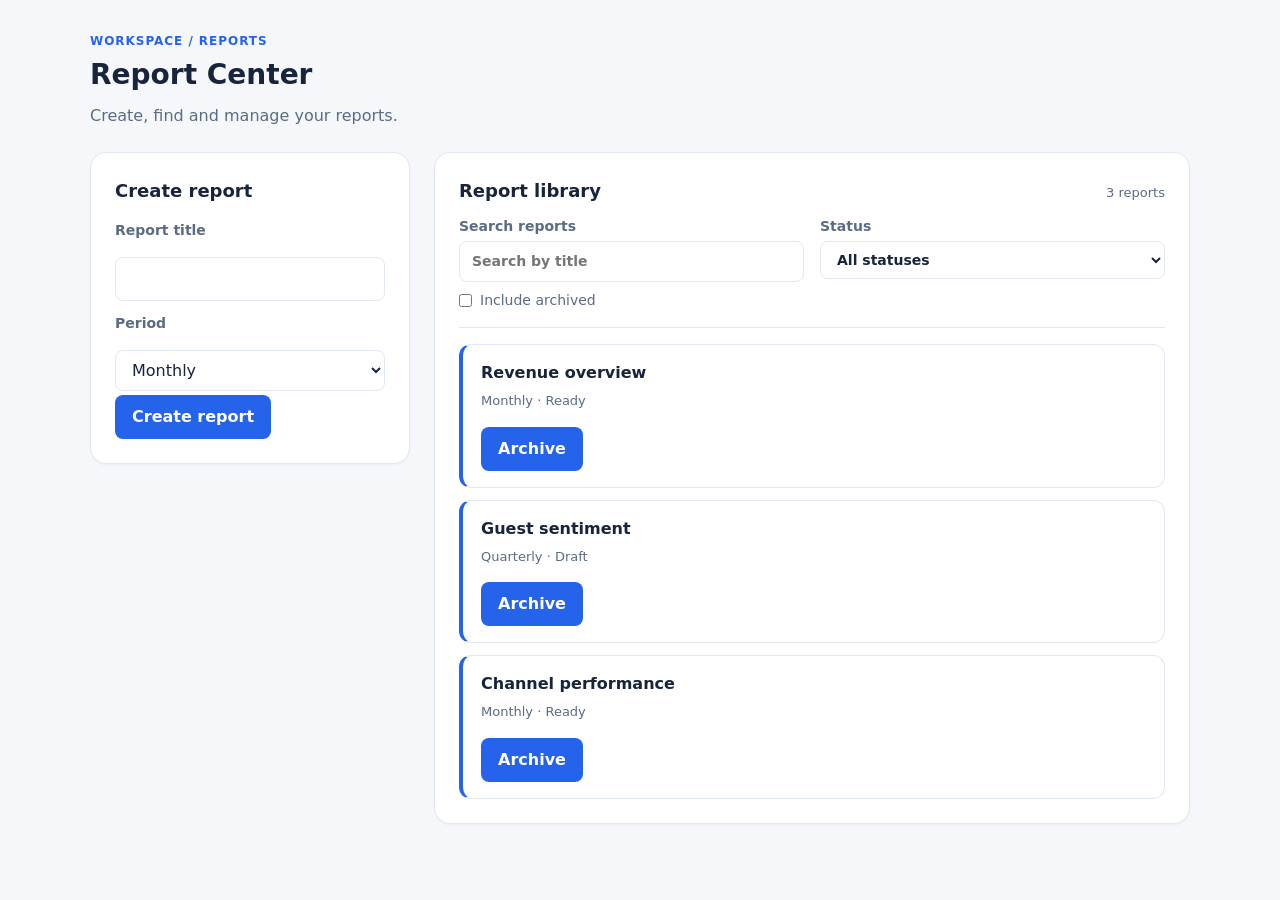
<file: examples/cto/validation/frontend/index.html>
<!doctype html><html lang="en"><head><meta charset="utf-8"><meta name="viewport" content="width=device-width,initial-scale=1"><title>Report Center · CTO validation</title><link rel="stylesheet" href="styles.css"></head><body><header><p>WORKSPACE / REPORTS</p><h1>Report Center</h1><p>Create, find and manage your reports.</p></header><main><section class="panel"><h2>Create report</h2><form id="create-form"><label for="title">Report title</label><input id="title" name="title"><label for="period">Period</label><select id="period" name="period"><option>Monthly</option><option>Quarterly</option></select><p id="form-error" role="alert"></p><button type="submit">Create report</button></form></section><section class="panel"><div class="library-heading"><h2>Report library</h2><span id="count" role="status"></span></div><div class="filters"><label>Search reports<input id="search" type="search" placeholder="Search by title"></label><label>Status<select id="status"><option value="all">All statuses</option><option value="draft">Draft</option><option value="ready">Ready</option></select></label><label class="checkbox"><input id="include-archived" type="checkbox">Include archived</label></div><div id="reports"></div></section></main><script type="module" src="app.mjs"></script></body></html>
</file>
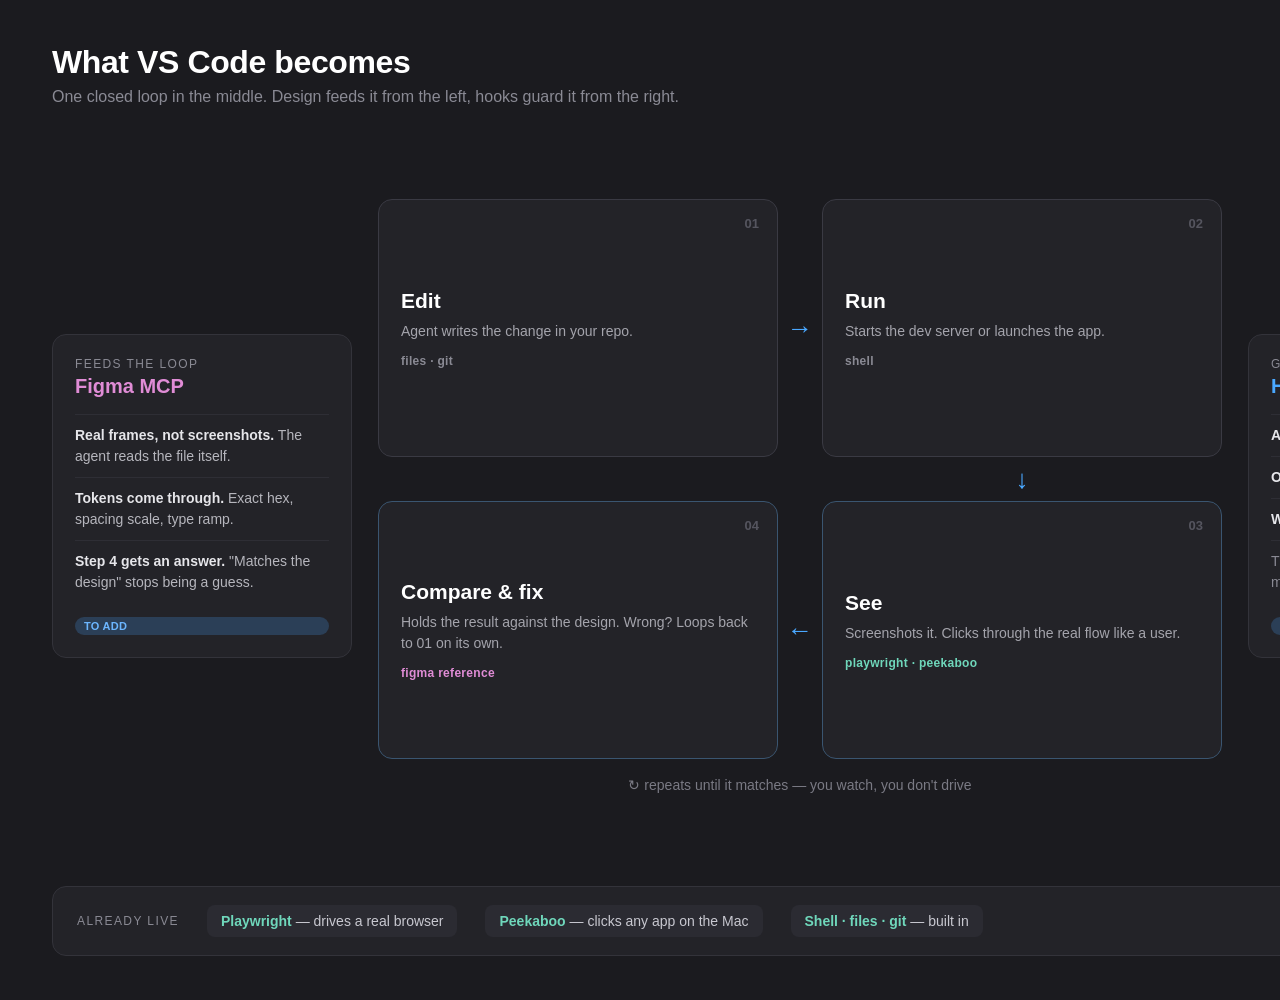
<file: agent-vision/assets/visual-loop.html>
<!DOCTYPE html>
<html>
<head>
<meta charset="utf-8">
<style>
  * { box-sizing: border-box; margin: 0; padding: 0; }
  body {
    width: 1600px; height: 1000px;
    background: #1b1b1f;
    font-family: -apple-system, "SF Pro Text", "Segoe UI", sans-serif;
    color: #d4d4d4;
    padding: 44px 52px;
    display: flex; flex-direction: column; gap: 26px;
  }
  h1 { font-size: 32px; font-weight: 650; color: #fff; letter-spacing: -0.4px; }
  .sub { font-size: 16px; color: #8a8a94; margin-top: 7px; }
  .body { display: grid; grid-template-columns: 300px 1fr 300px; gap: 26px; flex: 1; align-items: center; }

  .panel {
    background: #232328; border: 1px solid #33333a; border-radius: 14px;
    padding: 22px; display: flex; flex-direction: column;
  }
  .ptitle { font-size: 12px; letter-spacing: 1.4px; text-transform: uppercase; color: #8a8a94; margin-bottom: 4px; }
  .pname { font-size: 20px; font-weight: 640; color: #fff; margin-bottom: 16px; }
  .pname.blue { color: #4aa8ff; } .pname.pink { color: #e08cd6; } .pname.green { color: #4ec9b0; }
  .item { font-size: 14px; line-height: 1.5; color: #b6b6bd; padding: 10px 0; border-top: 1px solid #2e2e35; }
  .item:first-of-type { border-top: none; }
  .item b { color: #e6e6ea; font-weight: 600; }
  .tag { display:inline-block; font-size: 11px; padding: 3px 9px; border-radius: 20px; margin-top: 14px; font-weight: 600; letter-spacing: .3px; }
  .tag.new { background: #2b3f57; color: #6cb6ff; }
  .tag.live { background: #2a4038; color: #6fd7bb; }

  .loop { display: flex; flex-direction: column; justify-content: center; gap: 0; }
  .steps { display: grid; grid-template-columns: 1fr 44px 1fr; grid-template-rows: 1fr 44px 1fr; gap: 0; height: 560px; }
  .step {
    background: #232328; border: 1px solid #3a3a43; border-radius: 14px; padding: 20px 22px;
    display: flex; flex-direction: column; justify-content: center; gap: 8px; position: relative;
  }
  .num { position:absolute; top: 16px; right: 18px; font-size: 13px; font-weight: 700; color: #55555f; }
  .stitle { font-size: 21px; font-weight: 650; color: #fff; }
  .sdesc { font-size: 14px; line-height: 1.5; color: #a4a4ac; }
  .stool { font-size: 12px; font-weight: 600; letter-spacing: .3px; margin-top: 4px; }
  .arrow { display: flex; align-items: center; justify-content: center; font-size: 26px; color: #4aa8ff; }

  .foot {
    background: #232328; border: 1px solid #33333a; border-radius: 14px;
    padding: 18px 24px; display: flex; align-items: center; gap: 28px;
  }
  .foot .lbl { font-size: 12px; letter-spacing: 1.4px; text-transform: uppercase; color: #8a8a94; }
  .chip { font-size: 14px; color: #c8c8d0; background: #2b2b32; border-radius: 8px; padding: 8px 14px; }
  .chip span { color: #6fd7bb; font-weight: 600; }
</style>
</head>
<body>
  <div>
    <h1>What VS Code becomes</h1>
    <div class="sub">One closed loop in the middle. Design feeds it from the left, hooks guard it from the right.</div>
  </div>

  <div class="body">

    <div class="panel">
      <div class="ptitle">Feeds the loop</div>
      <div class="pname pink">Figma MCP</div>
      <div class="item"><b>Real frames, not screenshots.</b> The agent reads the file itself.</div>
      <div class="item"><b>Tokens come through.</b> Exact hex, spacing scale, type ramp.</div>
      <div class="item"><b>Step 4 gets an answer.</b> "Matches the design" stops being a guess.</div>
      <span class="tag new">TO ADD</span>
    </div>

    <div class="loop">
      <div class="steps">
        <div class="step">
          <div class="num">01</div>
          <div class="stitle">Edit</div>
          <div class="sdesc">Agent writes the change in your repo.</div>
          <div class="stool" style="color:#8a8a94">files · git</div>
        </div>
        <div class="arrow">→</div>
        <div class="step">
          <div class="num">02</div>
          <div class="stitle">Run</div>
          <div class="sdesc">Starts the dev server or launches the app.</div>
          <div class="stool" style="color:#8a8a94">shell</div>
        </div>

        <div class="arrow"></div>
        <div class="arrow"></div>
        <div class="arrow">↓</div>

        <div class="step" style="border-color:#3a5570">
          <div class="num">04</div>
          <div class="stitle">Compare &amp; fix</div>
          <div class="sdesc">Holds the result against the design. Wrong? Loops back to 01 on its own.</div>
          <div class="stool" style="color:#e08cd6">figma reference</div>
        </div>
        <div class="arrow">←</div>
        <div class="step" style="border-color:#3a5570">
          <div class="num">03</div>
          <div class="stitle">See</div>
          <div class="sdesc">Screenshots it. Clicks through the real flow like a user.</div>
          <div class="stool" style="color:#6fd7bb">playwright · peekaboo</div>
        </div>
      </div>
      <div style="text-align:center; font-size:14px; color:#7a7a84; margin-top:18px;">
        ↻ repeats until it matches — you watch, you don't drive
      </div>
    </div>

    <div class="panel">
      <div class="ptitle">Guards the loop</div>
      <div class="pname blue">Hooks</div>
      <div class="item"><b>After every edit</b> → formatter runs.</div>
      <div class="item"><b>On write to .env</b> → blocked outright.</div>
      <div class="item"><b>When it stops</b> → tests run.</div>
      <div class="item" style="color:#8a8a94">The harness enforces these, not the model. They fire even when it forgets.</div>
      <span class="tag new">TO ADD</span>
    </div>

  </div>

  <div class="foot">
    <div class="lbl">Already live</div>
    <div class="chip"><span>Playwright</span> — drives a real browser</div>
    <div class="chip"><span>Peekaboo</span> — clicks any app on the Mac</div>
    <div class="chip"><span>Shell · files · git</span> — built in</div>
  </div>
</body>
</html>
</file>
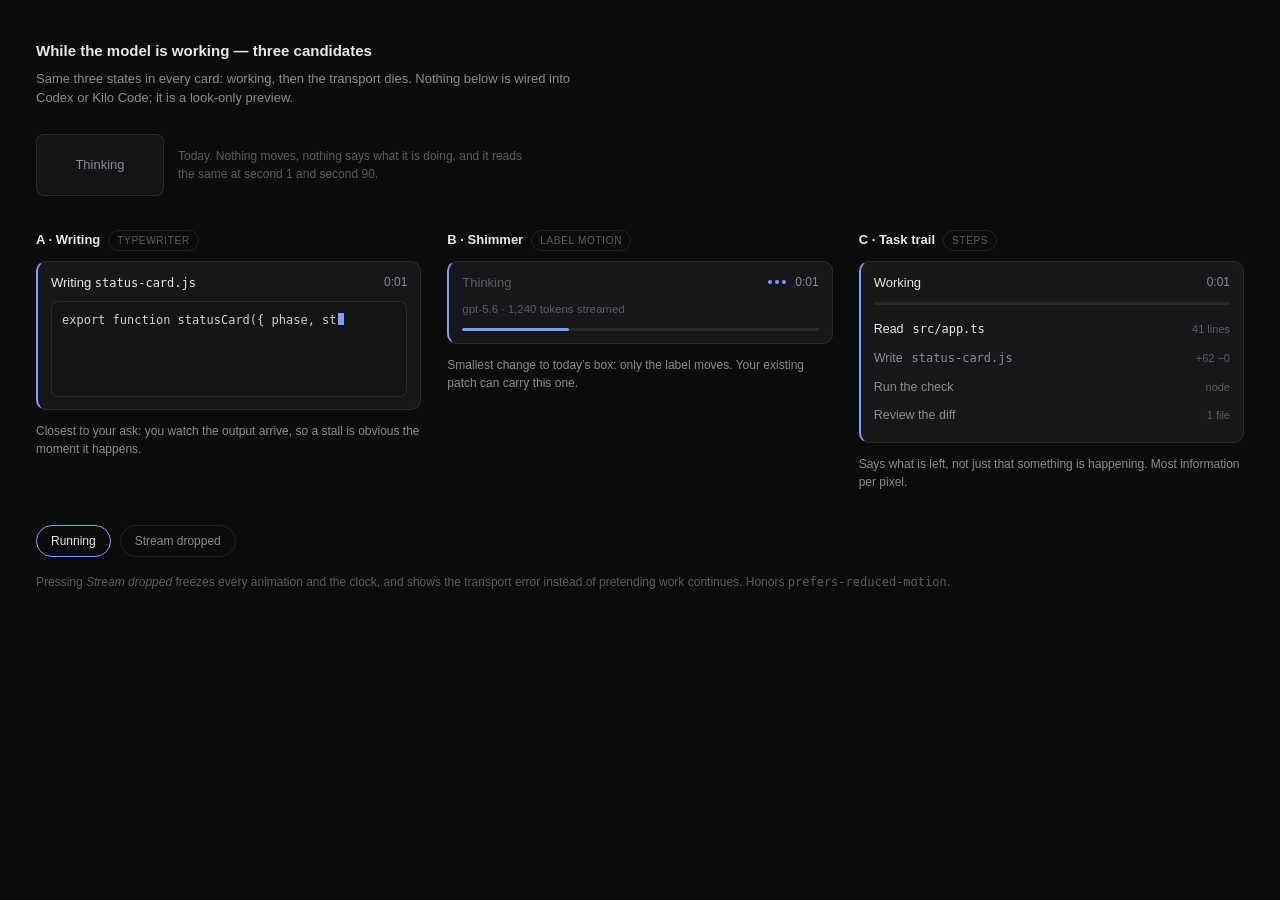
<file: examples/mockups/thinking-animation-variants.html>
<!doctype html>
<!--
  Design preview only. Not wired into Codex, Kilo Code, or any extension.
  Three candidate replacements for the static "Thinking" box, all live:
    A · Writing  - the model visibly types its output, character by character.
    B · Shimmer  - the label shimmers and cycles verbs while it works.
    C · Task     - a step trail: done / active / pending, with a progress rail.
  One rule is shared by all three: when the stream drops, the motion stops.
  A spinner that keeps turning through a dead transport is a lie.
-->
<html lang="en">
<head>
<meta charset="utf-8">
<title>Thinking-card animation variants</title>
<style>
  :root {
    --bg: #0b0b0c;
    --panel: #17171a;
    --panel-2: #141416;
    --line: rgba(255, 255, 255, 0.09);
    --text: #e8e8ea;
    --dim: #8b8b93;
    --faint: #5c5c64;
    --accent: #7aa2f7;
    --ok: #86c691;
    --warn: #e0a458;
  }
  * { box-sizing: border-box; }
  body {
    margin: 0;
    padding: 40px 36px 56px;
    background: var(--bg);
    color: var(--text);
    font: 14px/1.5 ui-sans-serif, -apple-system, "Segoe UI", sans-serif;
  }
  h1 { font-size: 15px; font-weight: 600; margin: 0 0 6px; }
  p.lede { margin: 0 0 26px; color: var(--dim); font-size: 13px; max-width: 78ch; }
  code { font-family: ui-monospace, SFMono-Regular, Menlo, monospace; font-size: 12px; }

  /* ---------- baseline: what ships today ---------- */
  .baseline { display: flex; align-items: center; gap: 14px; margin: 0 0 34px; }
  .today {
    width: 128px; height: 62px; flex: none;
    border: 1px solid var(--line); border-radius: 8px;
    background: var(--panel-2);
    display: grid; place-items: center;
    color: var(--dim); font-size: 13px;
  }
  .baseline p { margin: 0; color: var(--faint); font-size: 12px; max-width: 52ch; }

  /* ---------- layout ---------- */
  .grid {
    display: grid; gap: 26px;
    grid-template-columns: repeat(auto-fit, minmax(330px, 1fr));
    align-items: start;
  }
  .variant > header {
    display: flex; align-items: baseline; gap: 8px; margin: 0 0 10px;
  }
  .variant h2 { font-size: 13px; font-weight: 600; margin: 0; }
  .variant .tag {
    font-size: 10px; letter-spacing: 0.07em; text-transform: uppercase;
    color: var(--faint); border: 1px solid var(--line); border-radius: 999px;
    padding: 2px 8px;
  }
  .variant .note { color: var(--dim); font-size: 12px; margin: 12px 0 0; }

  /* ---------- shared card chrome ---------- */
  .card {
    position: relative;
    border: 1px solid var(--line);
    border-left: 2px solid var(--accent);
    border-radius: 10px;
    background: var(--panel);
    padding: 11px 13px 12px;
    transition: border-left-color 0.25s ease, opacity 0.25s ease;
  }
  .head { display: flex; align-items: center; gap: 9px; }
  .phase { flex: 1; min-width: 0; font-size: 13px; }
  .elapsed { flex: none; font-size: 12px; color: var(--dim); font-variant-numeric: tabular-nums; }
  .fail {
    display: none; align-items: center; gap: 7px;
    margin-top: 9px; padding-top: 9px;
    border-top: 1px solid var(--line);
    font-size: 12px; color: var(--warn);
  }
  body[data-state="failed"] .card { border-left-color: var(--warn); }
  body[data-state="failed"] .fail { display: flex; }
  body[data-state="failed"] .live-detail { display: none; }

  /* the whole point: no motion through a dead stream */
  body[data-state="failed"] * { animation-play-state: paused !important; }

  /* ---------- A · writing ---------- */
  .editor {
    margin: 9px 0 0; padding: 9px 10px;
    min-height: 96px;
    background: var(--panel-2);
    border: 1px solid var(--line); border-radius: 7px;
    font-family: ui-monospace, SFMono-Regular, Menlo, monospace;
    font-size: 11.5px; line-height: 1.65; color: #c9d1d9;
    white-space: pre-wrap; word-break: break-word;
  }
  .editor .add { color: var(--ok); }
  .caret {
    display: inline-block; width: 6px; height: 12px;
    vertical-align: -1px; margin-left: 1px;
    background: var(--accent);
    animation: blink 1s steps(1) infinite;
  }
  @keyframes blink { 50% { opacity: 0; } }

  /* ---------- B · shimmer ---------- */
  .shimmer {
    background: linear-gradient(90deg, #5c5c64 25%, #ffffff 50%, #5c5c64 75%);
    background-size: 200% 100%;
    -webkit-background-clip: text; background-clip: text; color: transparent;
    animation: shimmer 2.4s linear infinite;
  }
  @keyframes shimmer { from { background-position: 150% 0; } to { background-position: -150% 0; } }
  .dots { display: inline-flex; gap: 3px; flex: none; }
  .dots i {
    width: 4px; height: 4px; border-radius: 50%; background: var(--accent);
    animation: bounce 1.2s ease-in-out infinite;
  }
  .dots i:nth-child(2) { animation-delay: 0.15s; }
  .dots i:nth-child(3) { animation-delay: 0.3s; }
  @keyframes bounce {
    0%, 60%, 100% { opacity: 0.25; transform: translateY(0); }
    30%           { opacity: 1;    transform: translateY(-3px); }
  }
  .sub { margin: 9px 0 0; font-size: 11.5px; color: var(--faint); }
  .bar { margin-top: 10px; height: 3px; border-radius: 3px; background: rgba(255,255,255,0.08); overflow: hidden; }
  .bar > i {
    display: block; height: 100%; width: 30%; border-radius: 3px;
    background: var(--accent);
    animation: sweep 1.9s ease-in-out infinite;
  }
  @keyframes sweep { from { transform: translateX(-30%); } to { transform: translateX(345%); } }

  /* ---------- C · task trail ---------- */
  .rail { margin: 10px 0 10px; height: 3px; border-radius: 3px; background: rgba(255,255,255,0.08); }
  .rail > i {
    display: block; height: 100%; width: 0; border-radius: 3px;
    background: linear-gradient(90deg, var(--accent), #a9c1fb);
    transition: width 0.6s ease;
  }
  ol.steps { list-style: none; margin: 0; padding: 0; font-size: 12.5px; }
  ol.steps li {
    display: flex; align-items: center; gap: 9px;
    padding: 5px 0; color: var(--dim);
  }
  ol.steps li .meta { margin-left: auto; font-size: 11px; color: var(--faint); }
  ol.steps li > .mark {
    flex: none; width: 12px; height: 12px; border-radius: 50%;
    border: 2px solid rgba(255,255,255,0.16);
  }
  ol.steps li[data-done="1"] { color: var(--faint); }
  ol.steps li[data-done="1"] > .mark {
    border-color: transparent; background: rgba(134,198,145,0.18);
    color: var(--ok); font-size: 11px; line-height: 12px; text-align: center;
  }
  ol.steps li[data-done="1"] > .mark::after { content: "\2713"; }
  ol.steps li[data-active="1"] { color: var(--text); }
  ol.steps li[data-active="1"] > .mark {
    border-color: rgba(255,255,255,0.16); border-top-color: var(--accent);
    animation: spin 0.8s linear infinite;
  }
  @keyframes spin { to { transform: rotate(360deg); } }

  /* ---------- controls ---------- */
  .controls { display: flex; align-items: center; gap: 9px; margin: 34px 0 0; }
  button {
    font: inherit; font-size: 12px;
    color: var(--dim); background: transparent;
    border: 1px solid var(--line); border-radius: 999px;
    padding: 6px 14px; cursor: pointer;
  }
  button:hover { color: var(--text); border-color: rgba(255,255,255,0.22); }
  button[aria-pressed="true"] { color: var(--text); border-color: var(--accent); }
  .motion-note { color: var(--faint); font-size: 12px; margin: 16px 0 0; }

  @media (prefers-reduced-motion: reduce) {
    .caret, .dots i, .bar > i, .shimmer,
    ol.steps li[data-active="1"] > .mark { animation: none; }
    .shimmer { color: var(--text); background: none; }
  }
</style>
</head>
<body data-state="running">
  <h1>While the model is working &mdash; three candidates</h1>
  <p class="lede">
    Same three states in every card: working, then the transport dies. Nothing below is
    wired into Codex or Kilo Code; it is a look-only preview.
  </p>

  <div class="baseline">
    <div class="today">Thinking</div>
    <p>Today. Nothing moves, nothing says what it is doing, and it reads the same at second 1 and second 90.</p>
  </div>

  <div class="grid">
    <!-- A -->
    <section class="variant" id="vA" data-typed="0">
      <header><h2>A &middot; Writing</h2><span class="tag">typewriter</span></header>
      <div class="card">
        <div class="head">
          <span class="phase">Writing <code>status-card.js</code></span>
          <span class="elapsed" data-elapsed>0:00</span>
        </div>
        <pre class="editor"><code id="a-typed"></code><span class="caret"></span></pre>
        <div class="fail">Stream disconnected &middot; retry or resume</div>
      </div>
      <p class="note">Closest to your ask: you watch the output arrive, so a stall is obvious the moment it happens.</p>
    </section>

    <!-- B -->
    <section class="variant" id="vB" data-verb="0">
      <header><h2>B &middot; Shimmer</h2><span class="tag">label motion</span></header>
      <div class="card">
        <div class="head">
          <span class="phase shimmer" id="b-verb">Thinking</span>
          <span class="dots"><i></i><i></i><i></i></span>
          <span class="elapsed" data-elapsed>0:00</span>
        </div>
        <p class="sub live-detail" id="b-sub">gpt-5.6 &middot; 1,240 tokens streamed</p>
        <div class="bar live-detail"><i></i></div>
        <div class="fail">Stream disconnected &middot; retry or resume</div>
      </div>
      <p class="note">Smallest change to today&rsquo;s box: only the label moves. Your existing patch can carry this one.</p>
    </section>

    <!-- C -->
    <section class="variant" id="vC" data-done="0">
      <header><h2>C &middot; Task trail</h2><span class="tag">steps</span></header>
      <div class="card">
        <div class="head">
          <span class="phase">Working</span>
          <span class="elapsed" data-elapsed>0:00</span>
        </div>
        <div class="rail"><i id="c-fill"></i></div>
        <ol class="steps" id="c-steps">
          <li data-done="0" data-active="1">Read <code>src/app.ts</code><span class="meta">41 lines</span></li>
          <li data-done="0" data-active="0">Write <code>status-card.js</code><span class="meta">+62 &minus;0</span></li>
          <li data-done="0" data-active="0">Run the check<span class="meta">node</span></li>
          <li data-done="0" data-active="0">Review the diff<span class="meta">1 file</span></li>
        </ol>
        <div class="fail">Stream disconnected &middot; retry or resume</div>
      </div>
      <p class="note">Says what is left, not just that something is happening. Most information per pixel.</p>
    </section>
  </div>

  <div class="controls">
    <button id="btn-running" aria-pressed="true">Running</button>
    <button id="btn-failed" aria-pressed="false">Stream dropped</button>
  </div>
  <p class="motion-note">
    Pressing <em>Stream dropped</em> freezes every animation and the clock, and shows the
    transport error instead of pretending work continues. Honors <code>prefers-reduced-motion</code>.
  </p>

<script>
  "use strict";

  var reduced = matchMedia("(prefers-reduced-motion: reduce)").matches;
  var failed = false;
  var frozenSeconds = 0;
  var startedAt = performance.now();
  var timers = [];

  function format(seconds) {
    var s = Math.max(0, Math.floor(seconds));
    return Math.floor(s / 60) + ":" + String(s % 60).padStart(2, "0");
  }

  function elapsedSeconds() {
    return failed ? frozenSeconds : (performance.now() - startedAt) / 1000;
  }

  function updateClocks() {
    var text = format(elapsedSeconds());
    document.querySelectorAll("[data-elapsed]").forEach(function (el) { el.textContent = text; });
  }
  timers.push(setInterval(updateClocks, 250));

  /* ---------- A: typewriter ---------- */
  var LINES = [
    "export function statusCard({ phase, startedAt }) {",
    "  const elapsed = Date.now() - startedAt;",
    "  return { phase, elapsed, mode: \"streaming\" };",
    "}"
  ];
  var source = LINES.join("\n");
  var typedEl = document.getElementById("a-typed");
  var cardA = document.getElementById("vA");
  var typed = 0;

  function renderTyped() {
    typedEl.textContent = source.slice(0, typed);
    cardA.setAttribute("data-typed", String(typed));
  }
  renderTyped();

  if (reduced) {
    typed = source.length;
    renderTyped();
  } else {
    timers.push(setInterval(function () {
      if (!failed && typed < source.length) {
        typed += 1;
        renderTyped();
      }
    }, 26));
  }

  /* ---------- B: shimmer + verb cycle ---------- */
  var VERBS = ["Thinking", "Reading files", "Writing code", "Running the check", "Reviewing the diff"];
  var SUB = [
    "gpt-5.6 \u00b7 1,240 tokens streamed",
    "4 files in context \u00b7 1,180 lines",
    "status-card.js \u00b7 +62 \u22120",
    "node check-thinking.mjs \u00b7 running",
    "1 file changed \u00b7 reading the diff"
  ];
  var verbEl = document.getElementById("b-verb");
  var subEl = document.getElementById("b-sub");
  var cardB = document.getElementById("vB");
  var verbIndex = 0;

  function showVerb() {
    verbEl.textContent = VERBS[verbIndex];
    subEl.textContent = SUB[verbIndex];
    cardB.setAttribute("data-verb", String(verbIndex));
  }
  showVerb();

  if (!reduced) {
    timers.push(setInterval(function () {
      if (failed) return;
      verbIndex = (verbIndex + 1) % VERBS.length;
      showVerb();
    }, 2400));
  }

  /* ---------- C: task trail ---------- */
  var STEP_SECONDS = 2.2;
  var items = Array.prototype.slice.call(document.querySelectorAll("#c-steps li"));
  var fill = document.getElementById("c-fill");
  var cardC = document.getElementById("vC");
  var stepIndex = 0;

  function showSteps() {
    items.forEach(function (li, i) {
      li.setAttribute("data-done", i < stepIndex ? "1" : "0");
      li.setAttribute("data-active", i === stepIndex ? "1" : "0");
    });
    fill.style.width = (stepIndex / items.length) * 100 + "%";
    cardC.setAttribute("data-done", String(stepIndex));
  }
  showSteps();

  if (!reduced) {
    timers.push(setInterval(function () {
      if (failed || stepIndex >= items.length) return;
      stepIndex += 1;
      showSteps();
    }, STEP_SECONDS * 1000));
  }

  /* ---------- state ---------- */
  var btnRunning = document.getElementById("btn-running");
  var btnFailed = document.getElementById("btn-failed");

  function setState(next) {
    var goingToFailed = next === "failed";
    if (goingToFailed && !failed) frozenSeconds = elapsedSeconds();
    if (!goingToFailed && failed) startedAt = performance.now() - frozenSeconds * 1000;
    failed = goingToFailed;
    document.body.setAttribute("data-state", failed ? "failed" : "running");
    btnRunning.setAttribute("aria-pressed", String(!failed));
    btnFailed.setAttribute("aria-pressed", String(failed));
    updateClocks();
  }

  btnRunning.addEventListener("click", function () { setState("running"); });
  btnFailed.addEventListener("click", function () { setState("failed"); });

  var query = new URLSearchParams(location.search);
  if (query.get("at")) {
    frozenSeconds = Number(query.get("at")) || 0;
    startedAt = performance.now() - frozenSeconds * 1000;
  }
  setState(query.get("state") === "failed" ? "failed" : "running");
</script>
</body>
</html>
</file>
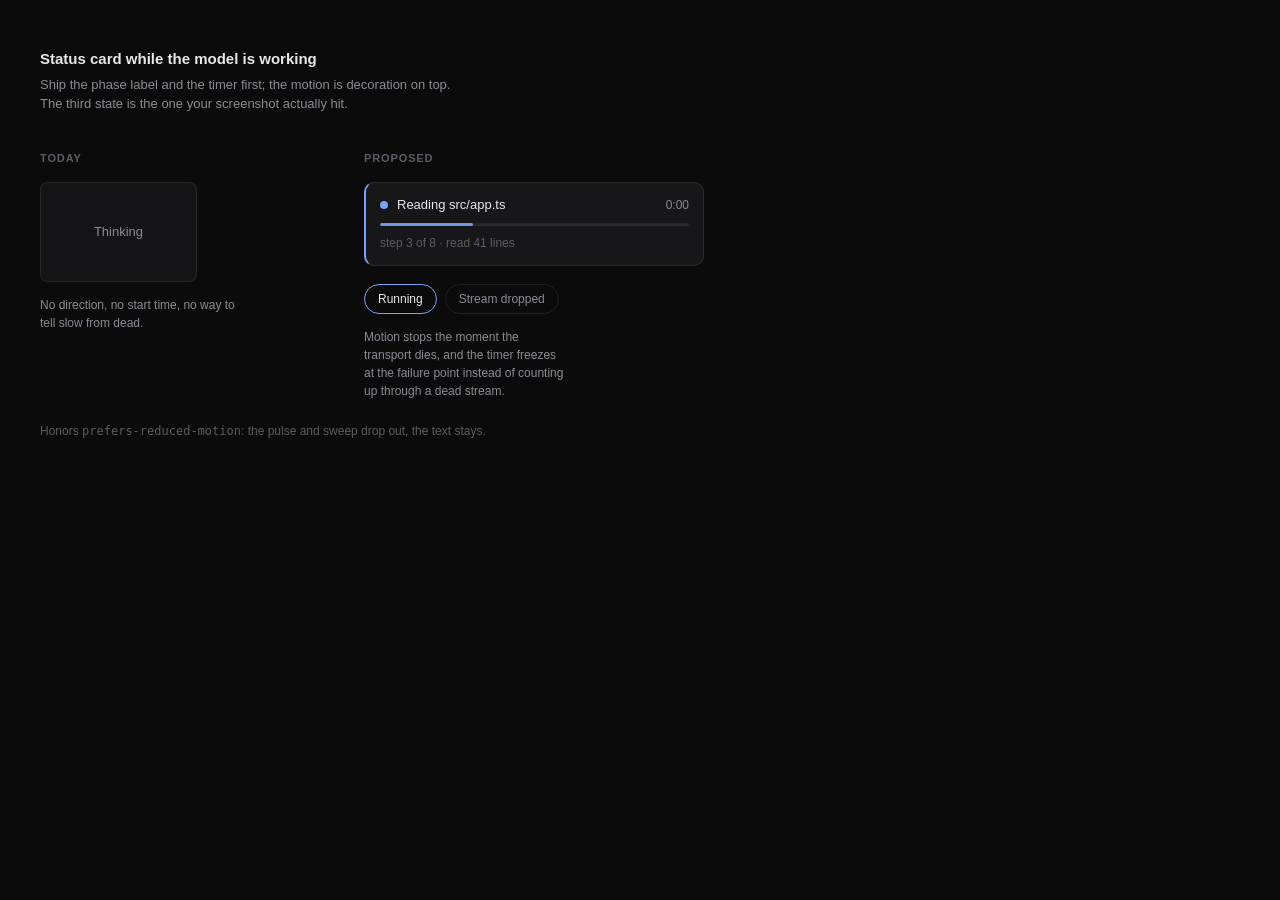
<file: examples/mockups/thinking-card.html>
<!doctype html>
<!--
  Design preview only. Not wired into Codex, Kilo Code, or any extension.
  Left card recreates the current status box ("Thinking").
  Right card shows the proposed animated status card, including the state where
  the stream dies mid-response instead of animating forever.
-->
<html lang="en">
<head>
<meta charset="utf-8">
<title>Status card mockup</title>
<style>
  :root {
    --bg: #0b0b0c;
    --panel: #17171a;
    --line: rgba(255, 255, 255, 0.09);
    --text: #e8e8ea;
    --dim: #8b8b93;
    --faint: #5c5c64;
    --accent: #7aa2f7;
    --warn: #e0a458;
  }
  * { box-sizing: border-box; }
  body {
    margin: 0;
    padding: 48px 40px 64px;
    background: var(--bg);
    color: var(--text);
    font: 14px/1.5 ui-sans-serif, -apple-system, "Segoe UI", sans-serif;
  }
  h1 { font-size: 15px; font-weight: 600; margin: 0 0 4px; }
  p.lede { margin: 0 0 36px; color: var(--dim); font-size: 13px; max-width: 60ch; }
  .columns { display: flex; gap: 64px; align-items: flex-start; flex-wrap: wrap; }
  .column { min-width: 260px; }
  .column > h2 {
    font-size: 11px; font-weight: 600; letter-spacing: 0.08em; text-transform: uppercase;
    color: var(--faint); margin: 0 0 16px;
  }
  .column > .note { color: var(--dim); font-size: 12px; margin: 14px 0 0; max-width: 30ch; }

  /* ---------- today: the bare box ---------- */
  .today {
    width: 157px; height: 100px;
    border: 1px solid var(--line);
    border-radius: 8px;
    background: #141416;
    display: grid; place-items: center;
    color: var(--dim); font-size: 13px;
  }

  /* ---------- proposed card ---------- */
  .card {
    width: 340px;
    border: 1px solid var(--line);
    border-left: 2px solid var(--accent);
    border-radius: 10px;
    background: var(--panel);
    padding: 12px 14px 13px;
    transition: border-left-color 0.25s ease;
  }
  .card[data-state="failed"] { border-left-color: var(--warn); }

  .row { display: flex; align-items: center; gap: 9px; }
  .row + .row { margin-top: 8px; }
  .phase {
    flex: 1; min-width: 0;
    font-size: 13px; color: var(--text);
    white-space: nowrap; overflow: hidden; text-overflow: ellipsis;
  }
  .elapsed {
    flex: none; font-variant-numeric: tabular-nums;
    font-size: 12px; color: var(--dim);
  }
  .detail { color: var(--faint); font-size: 12px; }

  .dot {
    flex: none; width: 8px; height: 8px; border-radius: 50%;
    background: var(--accent);
    animation: pulse 2s ease-in-out infinite;
  }
  .card[data-state="failed"] .dot { animation: none; background: var(--warn); }

  .bar { flex: 1; height: 3px; border-radius: 3px; background: rgba(255, 255, 255, 0.08); overflow: hidden; }
  .bar > i {
    display: block; height: 100%; width: 30%; border-radius: 3px;
    background: var(--accent); opacity: 0.9;
    animation: sweep 1.9s ease-in-out infinite;
  }
  .card[data-state="failed"] .bar > i { width: 100%; background: var(--warn); opacity: 0.55; animation: none; }
  .card[data-state="failed"] .bar { background: rgba(224, 164, 88, 0.16); }

  @keyframes pulse {
    0%, 100% { opacity: 1; transform: scale(1); }
    50%      { opacity: 0.35; transform: scale(0.82); }
  }
  @keyframes sweep {
    0%   { transform: translateX(-30%); }   /* starts part-visible so a static frame still reads */
    100% { transform: translateX(345%); }
  }
  @media (prefers-reduced-motion: reduce) {
    .dot, .bar > i { animation: none; }
    .bar > i { width: 100%; opacity: 0.5; }
  }

  .controls { margin-top: 18px; display: flex; gap: 8px; }
  button {
    font: inherit; font-size: 12px;
    color: var(--dim); background: transparent;
    border: 1px solid var(--line); border-radius: 999px;
    padding: 5px 13px; cursor: pointer;
  }
  button:hover { color: var(--text); border-color: rgba(255, 255, 255, 0.22); }
  button[aria-pressed="true"] { color: var(--text); border-color: var(--accent); }
  .motion-note { color: var(--faint); font-size: 12px; margin: 22px 0 0; }
</style>
</head>
<body>
  <h1>Status card while the model is working</h1>
  <p class="lede">
    Ship the phase label and the timer first; the motion is decoration on top.
    The third state is the one your screenshot actually hit.
  </p>

  <div class="columns">
    <div class="column">
      <h2>Today</h2>
      <div class="today">Thinking</div>
      <p class="note">No direction, no start time, no way to tell slow from dead.</p>
    </div>

    <div class="column">
      <h2>Proposed</h2>
      <div class="card" id="card" data-state="running">
        <div class="row">
          <span class="dot"></span>
          <span class="phase" id="phase">Reading src/app.ts</span>
          <span class="elapsed" id="elapsed">0:00</span>
        </div>
        <div class="row">
          <span class="bar"><i></i></span>
        </div>
        <div class="row">
          <span class="detail" id="detail">step 3 of 8 · read 41 lines</span>
        </div>
      </div>

      <div class="controls">
        <button id="btn-running" aria-pressed="true">Running</button>
        <button id="btn-failed" aria-pressed="false">Stream dropped</button>
      </div>
      <p class="note">
        Motion stops the moment the transport dies, and the timer freezes at the
        failure point instead of counting up through a dead stream.
      </p>
    </div>
  </div>

  <p class="motion-note">Honors <code>prefers-reduced-motion</code>: the pulse and sweep drop out, the text stays.</p>

<script>
  const phases = [
    ["Reading src/app.ts", "step 3 of 8 · read 41 lines"],
    ["Planning edits", "step 4 of 8 · 2 files, 1 symbol"],
    ["Editing src/app.ts", "step 5 of 8 · +12 −4"],
    ["Running pnpm test", "step 6 of 8 · 84 passing"],
    ["Reviewing the diff", "step 7 of 8"],
  ];

  const card = document.getElementById("card");
  const phaseEl = document.getElementById("phase");
  const elapsedEl = document.getElementById("elapsed");
  const detailEl = document.getElementById("detail");
  const btnRunning = document.getElementById("btn-running");
  const btnFailed = document.getElementById("btn-failed");

  const PHASE_SECONDS = 2.6;
  const TICK_MS = 100;

  let phaseIndex = 0;
  let startedAt = performance.now();
  let phaseStartedAt = startedAt;
  let elapsedSeconds = 0;   // freezes at the failure point
  let failed = false;
  let timer = null;

  function format(seconds) {
    return Math.floor(seconds / 60) + ":" + String(Math.floor(seconds % 60)).padStart(2, "0");
  }

  function showPhase() {
    phaseEl.textContent = phases[phaseIndex][0];
    detailEl.textContent = phases[phaseIndex][1];
  }

  function tick() {
    const now = performance.now();
    if (!failed) {
      elapsedSeconds = (now - startedAt) / 1000;
      if (now - phaseStartedAt >= PHASE_SECONDS * 1000) {
        phaseStartedAt = now;
        phaseIndex = (phaseIndex + 1) % phases.length;
        showPhase();
      }
    }
    elapsedEl.textContent = format(elapsedSeconds);
  }

  function setState(next) {
    const now = performance.now();
    failed = next === "failed";
    card.dataset.state = failed ? "failed" : "running";
    btnRunning.setAttribute("aria-pressed", String(!failed));
    btnFailed.setAttribute("aria-pressed", String(failed));

    if (failed) {
      clearInterval(timer);
      timer = null;
      phaseEl.textContent = "Stream disconnected";
      detailEl.textContent = "transport error · retry or resume";
    } else {
      startedAt = now - elapsedSeconds * 1000;  // resume where it stopped
      phaseStartedAt = now;
      showPhase();
      if (!timer) timer = setInterval(tick, TICK_MS);
    }
    tick();
  }

  btnRunning.addEventListener("click", () => setState("running"));
  btnFailed.addEventListener("click", () => setState("failed"));

  // Lets a screenshot or a shared link open straight into a given state,
  // e.g. ?state=failed&at=14 to show a stream that died fourteen seconds in.
  const query = new URLSearchParams(location.search);
  if (query.get("at")) elapsedSeconds = Number(query.get("at")) || 0;
  setState(query.get("state") === "failed" ? "failed" : "running");
</script>
</body>
</html>
</file>
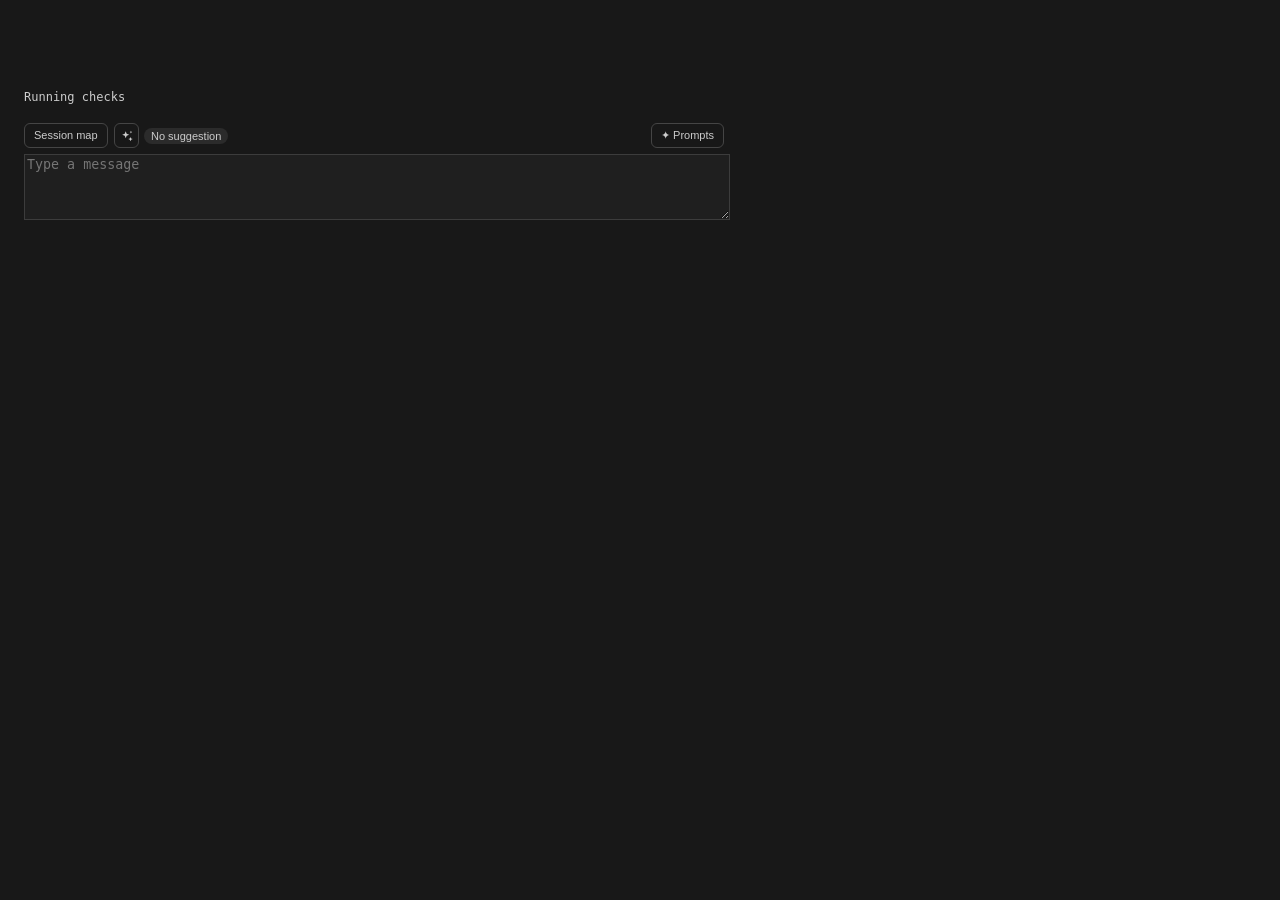
<file: examples/patches/predict-next.fixture.html>
<!doctype html>
<html lang="en">
<head>
<meta charset="utf-8">
<title>Suggest button browser check</title>
<style>
body{margin:0;padding:90px 24px 24px;background:#181818;color:#cccccc;font:13px -apple-system,sans-serif}
.composer{position:relative;max-width:700px}
.session-map-trigger{position:absolute;left:0;bottom:calc(100% + 6px);font:inherit;font-size:11px;line-height:1.2;padding:5px 9px;border:1px solid #454545;border-radius:6px;background:transparent;color:#cccccc}
.prompt-suggestion-launcher{position:absolute;right:0;bottom:calc(100% + 6px)}
.prompt-suggestion-launcher button{font:inherit;font-size:11px;padding:5px 9px;border:1px solid #454545;border-radius:6px;background:transparent;color:#cccccc}
textarea{width:100%;min-height:60px;background:#1f1f1f;color:#cccccc;border:1px solid #3c3c3c}
#report{white-space:pre-wrap;font:12px ui-monospace,Menlo,monospace;margin:0 0 50px}
</style>
<script src="./predict-next-ui.js"></script>
</head>
<body>
<div id="report">Running checks</div>
<div class="composer" id="composer">
  <button class="session-map-trigger" type="button">Session map</button>
  <div class="prompt-suggestion-launcher"><button type="button">&#10022; Prompts</button></div>
  <textarea id="input" aria-label="Message" placeholder="Type a message"></textarea>
</div>
<script>
(async () => {
  const failures = [], passed = [];
  const check = (name, ok, info = '') => (ok ? passed : failures).push(name + (ok || !info ? '' : ' -> ' + info));
  const wait = ms => new Promise(r => setTimeout(r, ms));
  const input = document.getElementById('input'), replies = ['Yes, deploy it and test Generate.', '', 'Deploy first, then show me the result.'], sent = [];
  let receive;
  const stop = __kiloNext.attach({
    input: () => input, session: () => 's1', apply: value => { input.value = value; },
    on: fn => { receive = fn; return () => {}; },
    post: m => { sent.push(m); const text = replies[(sent.length - 1) % replies.length]; setTimeout(() => receive({ type: 'nextPromptResult', sessionID: m.sessionID, requestId: m.requestId, text }), 300); }
  });
  try {
    await wait(50);
    const button = document.querySelector('.next-suggest-trigger'), map = document.querySelector('.session-map-trigger');
    check('button is added to the input area', !!button);
    const b = button.getBoundingClientRect(), m = map.getBoundingClientRect();
    check('button sits right after Session map', Math.abs(b.left - (m.right + 6)) <= 1 && Math.abs(b.bottom - m.bottom) <= 1, `button ${b.left},${b.bottom} map right ${m.right} bottom ${m.bottom}`);
    check('button has an accessible name and tooltip', button.getAttribute('aria-label') === 'Suggest next message' && button.title.includes('Ctrl+Option+N'));
    check('style injected once', document.querySelectorAll('#next-suggest-style').length === 1);
    button.click();
    check('click shows the spinner', button.getAttribute('aria-busy') === 'true' && getComputedStyle(button.querySelector('.kns-spin')).display !== 'none');
    check('click sends one request', sent.length === 1 && sent[0].type === 'requestNextPrompt' && sent[0].sessionID === 's1');
    button.click();
    check('second click while generating is ignored', sent.length === 1, 'sent ' + sent.length);
    await wait(400);
    check('suggestion shows as grey text', input.placeholder === replies[0], input.placeholder);
    check('spinner stops', !button.hasAttribute('aria-busy'));
    button.click();
    check('regenerate clears the old suggestion', input.placeholder === 'Type a message', input.placeholder);
    await wait(400);
    const note = button.querySelector('.next-suggest-note');
    check('empty result shows "No suggestion"', !!note && note.textContent === 'No suggestion');
    await wait(2400);
    check('note disappears', !button.querySelector('.next-suggest-note'));
    input.focus();
    dispatchEvent(new KeyboardEvent('keydown', { ctrlKey: true, altKey: true, code: 'KeyN', bubbles: true, cancelable: true }));
    check('Ctrl+Option+N generates', sent.length === 3, 'sent ' + sent.length);
    await wait(400);
    input.dispatchEvent(new KeyboardEvent('keydown', { key: 'Tab', bubbles: true, cancelable: true }));
    check('Tab inserts the suggestion', input.value === replies[2], input.value);
    input.value = 'my own draft';
    button.click();
    await wait(400);
    check('typed text is never replaced', input.value === 'my own draft', input.value);
    input.value = '';
    receive({ type: 'sessionStatus', sessionID: 's1', status: 'busy' });
    check('disabled while a reply is running', button.disabled === true);
    button.click();
    check('disabled click sends nothing', sent.length === 4, 'sent ' + sent.length);
    receive({ type: 'sessionStatus', sessionID: 's1', status: 'idle' });
    check('enabled again when idle', button.disabled === false);
    map.remove();
    await wait(1100);
    check('falls back to the left edge without Session map', Math.abs(button.getBoundingClientRect().left - document.getElementById('composer').getBoundingClientRect().left) <= 1);
    stop();
    check('dispose removes the button', !document.querySelector('.next-suggest-trigger'));
  } catch (error) {
    failures.push('exception: ' + error.message);
  }
  window.__result = { pass: failures.length === 0, passed: passed.length, failures };
  document.getElementById('report').textContent = (failures.length ? 'FAIL\n' + failures.join('\n') : 'PASS') + `\n${passed.length} checks passed`;
})();
</script>
</body>
</html>
</file>
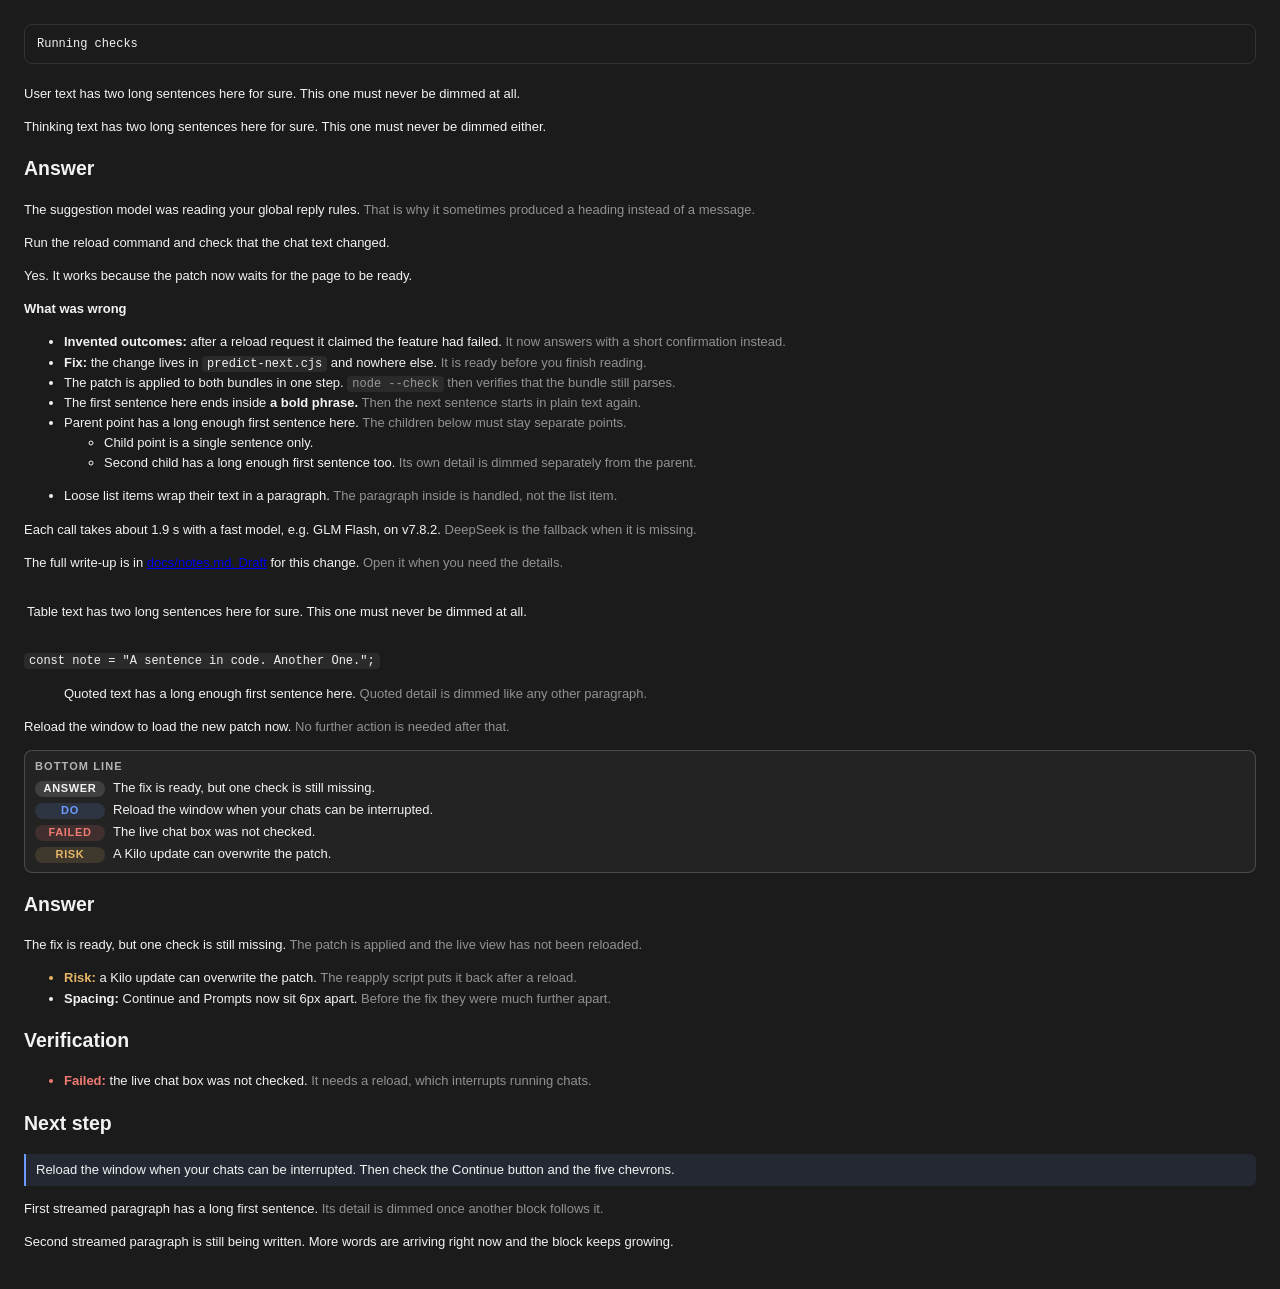
<file: examples/patches/skim-mode.fixture.html>
<!doctype html>
<html lang="en">
<head>
<meta charset="utf-8">
<title>Skim mode browser check</title>
<style>
body{margin:0;padding:24px;background:#1b1b1b;color:#f2f2f2;font:13px/1.55 -apple-system,sans-serif}
code{font:12px ui-monospace,Menlo,monospace;background:#2a2a2a;padding:1px 5px;border-radius:4px}
#report{margin:0 0 20px;padding:12px;border:1px solid #333;border-radius:8px;white-space:pre-wrap;font:12px ui-monospace,Menlo,monospace}
</style>
<script src="./skim-mode-ui.js"></script>
</head>
<body>
<div id="report">Running checks</div>

<div data-component="user-message"><div data-component="markdown"><p data-case="user message" data-detail="">User text has two long sentences here for sure. This one must never be dimmed at all.</p></div></div>
<div data-component="reasoning-part"><div data-component="markdown"><p data-case="reasoning" data-detail="">Thinking text has two long sentences here for sure. This one must never be dimmed either.</p></div></div>

<div data-component="text-part"><div data-slot="text-part-body"><div data-component="markdown" id="root">
<h2>Answer</h2>
<p data-case="two sentences" data-detail="That is why it sometimes produced a heading instead of a message.">The suggestion model was reading your global reply rules. That is why it sometimes produced a heading instead of a message.</p>
<p data-case="single sentence" data-detail="">Run the reload command and check that the chat text changed.</p>
<p data-case="short lead" data-detail="">Yes. It works because the patch now waits for the page to be ready.</p>
<p data-case="bold-only line" data-detail=""><strong>What was wrong</strong></p>
<ul>
<li data-case="label then text" data-detail="It now answers with a short confirmation instead."><strong>Invented outcomes:</strong> after a reload request it claimed the feature had failed. It now answers with a short confirmation instead.</li>
<li data-case="period inside code" data-detail="It is ready before you finish reading."><strong>Fix:</strong> the change lives in <code>predict-next.cjs</code> and nowhere else. It is ready before you finish reading.</li>
<li data-case="detail starts with code" data-detail="node --check then verifies that the bundle still parses.">The patch is applied to both bundles in one step. <code>node --check</code> then verifies that the bundle still parses.</li>
<li data-case="sentence ends at bold" data-detail="Then the next sentence starts in plain text again.">The first sentence here ends inside <strong>a bold phrase.</strong> Then the next sentence starts in plain text again.</li>
<li data-case="nested parent" data-detail="The children below must stay separate points.">Parent point has a long enough first sentence here. The children below must stay separate points.<ul>
<li data-case="nested child single" data-detail="">Child point is a single sentence only.</li>
<li data-case="nested child detail" data-detail="Its own detail is dimmed separately from the parent.">Second child has a long enough first sentence too. Its own detail is dimmed separately from the parent.</li>
</ul></li>
<li data-case="loose list item" data-detail=""><p data-case="loose list paragraph" data-detail="The paragraph inside is handled, not the list item.">Loose list items wrap their text in a paragraph. The paragraph inside is handled, not the list item.</p></li>
</ul>
<p data-case="decimal, abbreviation, version" data-detail="DeepSeek is the fallback when it is missing.">Each call takes about 1.9 s with a fast model, e.g. GLM Flash, on v7.8.2. DeepSeek is the fallback when it is missing.</p>
<p data-case="period inside link" data-detail="Open it when you need the details.">The full write-up is in <a href="#">docs/notes.md. Draft</a> for this change. Open it when you need the details.</p>
<table><tbody><tr><td><p data-case="table cell" data-detail="">Table text has two long sentences here for sure. This one must never be dimmed at all.</p></td></tr></tbody></table>
<pre><code>const note = "A sentence in code. Another One.";</code></pre>
<blockquote><p data-case="blockquote" data-detail="Quoted detail is dimmed like any other paragraph.">Quoted text has a long enough first sentence here. Quoted detail is dimmed like any other paragraph.</p></blockquote>
<p data-case="last block of a finished reply" data-detail="No further action is needed after that.">Reload the window to load the new patch now. No further action is needed after that.</p>
</div></div></div>

<div data-component="text-part"><div data-slot="text-part-body"><div data-component="markdown" id="decide">
<h2>Answer</h2>
<p id="d-answer">The fix is ready, but one check is still missing. The patch is applied and the live view has not been reloaded.</p>
<ul>
<li id="d-risk"><strong>Risk:</strong> a Kilo update can overwrite the patch. The reapply script puts it back after a reload.</li>
<li id="d-plain"><strong>Spacing:</strong> Continue and Prompts now sit 6px apart. Before the fix they were much further apart.</li>
</ul>
<h2>Verification</h2>
<ul><li id="d-failed"><strong>Failed:</strong> the live chat box was not checked. It needs a reload, which interrupts running chats.</li></ul>
<h2>Next step</h2>
<p id="d-next">Reload the window when your chats can be interrupted. Then check the Continue button and the five chevrons.</p>
</div></div></div>

<div id="stream-host"></div>

<script>
(async () => {
  const failures = [], passed = [];
  const frame = () => new Promise(r => requestAnimationFrame(() => requestAnimationFrame(r)));
  const norm = s => s.replace(/\s+/g, ' ').trim();
  const check = (name, ok, info = '') => (ok ? passed : failures).push(name + (ok || !info ? '' : ' -> ' + info));
  const highlight = () => CSS.highlights.get('kilo-skim-detail');
  const detailOf = block => norm([...highlight()].filter(r => r.startContainer === block || block.contains(r.startContainer)).filter(r => r.startContainer.parentElement.closest('[data-case]') === block).map(String).join(' '));
  const before = document.getElementById('root').innerHTML;
  try {
    check('Custom Highlight API available', !!(globalThis.CSS && CSS.highlights && globalThis.__kiloSkim && __kiloSkim.details));
    await frame();
    for (const block of document.querySelectorAll('[data-case]')) {
      const got = detailOf(block), want = norm(block.dataset.detail);
      check('case: ' + block.dataset.case, got === want, `got "${got}" want "${want}"`);
    }
    check('reply DOM is not modified', document.getElementById('root').innerHTML === before);
    const rule = [...document.querySelectorAll('style')].map(s => s.textContent).find(t => t.includes('kilo-skim-detail')) || '';
    check('dim colour rule derived from the text colour', /color-mix\(in srgb,rgb\(242, 242, 242\) 55%,transparent\)/.test(rule), rule);

    const decide = document.getElementById('decide'), dNext = document.getElementById('d-next');
    const rangesIn = el => [...highlight()].filter(r => el.contains(r.startContainer)).map(r => norm(String(r))).join(' ');
    check('#d-next is marked as the decision', dNext.hasAttribute('data-kilo-decision'));
    check('no dimmed detail starts inside #d-next', ![...highlight()].some(r => dNext.contains(r.startContainer)));
    check('flagged points carry warn and bad', document.getElementById('d-risk').getAttribute('data-kilo-flag') === 'warn' && document.getElementById('d-failed').getAttribute('data-kilo-flag') === 'bad' && !document.getElementById('d-plain').hasAttribute('data-kilo-flag'));
    check('d-answer detail is dimmed', rangesIn(document.getElementById('d-answer')) === 'The patch is applied and the live view has not been reloaded.', rangesIn(document.getElementById('d-answer')));
    const strip = decide.previousElementSibling;
    check('bottom line strip is inserted above the reply', !!strip && strip.classList.contains('kilo-bottom-line') && strip.getAttribute('aria-hidden') === 'true');
    const rows = [...(strip ? strip.querySelectorAll('.kilo-bottom-line-row') : [])].map(row => norm(row.querySelector('.kilo-bottom-line-chip').textContent) + ' | ' + norm(row.lastElementChild.textContent));
    const wantRows = ['Answer | The fix is ready, but one check is still missing.', 'Do | Reload the window when your chats can be interrupted.', 'Failed | The live chat box was not checked.', 'Risk | A Kilo update can overwrite the patch.'];
    check('bottom line rows repeat the reply', rows.length === wantRows.length && rows.every((row, i) => row === wantRows[i]), JSON.stringify(rows));

    const host = document.getElementById('stream-host');
    host.innerHTML = '<div data-component="text-part"><div data-component="markdown" id="stream"><p id="s1">First streamed paragraph has a long first sentence. Its detail is dimmed once another block follows it.</p></div></div>';
    const stream = document.getElementById('stream'), s1 = document.getElementById('s1');
    await frame();
    const s2 = document.createElement('p');
    s2.textContent = 'Second streamed paragraph is still being written. More words are';
    stream.append(s2);
    await frame();
    s2.firstChild.appendData(' arriving right now and the block keeps growing.');
    await frame();
    const inside = el => [...highlight()].filter(r => el.contains(r.startContainer)).map(r => norm(String(r))).join(' ');
    check('streaming: earlier block is dimmed', inside(s1) === 'Its detail is dimmed once another block follows it.', inside(s1));
    check('streaming: block still being written stays bright', inside(s2) === '', inside(s2));
    await new Promise(r => setTimeout(r, 1500));
    await frame();
    check('streaming: last block is dimmed once it settles', inside(s2) === 'More words are arriving right now and the block keeps growing.', inside(s2));
    s1.textContent = 'Rewritten paragraph now has a different first sentence. And a different detail sentence after it too.';
    await new Promise(r => setTimeout(r, 1500));
    await frame();
    check('re-rendered block is recomputed', inside(s1) === 'And a different detail sentence after it too.', inside(s1));

    const total = highlight().size;
    const toggle = () => dispatchEvent(new KeyboardEvent('keydown', { ctrlKey: true, altKey: true, code: 'KeyS', bubbles: true }));
    toggle();
    await frame();
    check('Ctrl+Option+S turns skim mode off', highlight().size === 0 && localStorage.getItem('kilo.skimMode') === 'off', 'size ' + highlight().size);
    check('skim off clears the bottom line and decision mark', !document.querySelector('.kilo-bottom-line') && !dNext.hasAttribute('data-kilo-decision'));
    toggle();
    await frame();
    check('Ctrl+Option+S turns it back on', highlight().size === total && localStorage.getItem('kilo.skimMode') === 'on', highlight().size + ' vs ' + total);
    check('skim on restores the bottom line and decision mark', !!document.querySelector('.kilo-bottom-line') && dNext.hasAttribute('data-kilo-decision'));

    document.body.classList.add('vscode-high-contrast');
    await frame();
    check('high contrast theme disables dimming', highlight().size === 0, 'size ' + highlight().size);
    document.body.classList.remove('vscode-high-contrast');
    await frame();
    check('leaving high contrast restores dimming', highlight().size === total, highlight().size + ' vs ' + total);

    const streamed = [...highlight()].filter(r => stream.contains(r.startContainer)).length;
    host.replaceChildren();
    await frame();
    check('removed reply releases its ranges', highlight().size === total - streamed, highlight().size + ' vs ' + (total - streamed));
  } catch (error) {
    failures.push('exception: ' + error.message);
  }
  window.__result = { pass: failures.length === 0, passed: passed.length, failures };
  document.getElementById('report').textContent = (failures.length ? 'FAIL\n' + failures.join('\n') : 'PASS') + `\n${passed.length} checks passed`;
})();
</script>
</body>
</html>
</file>
<file: examples/cto/validation/frontend/styles.css>
:root {
  --accent: #2563eb;
  --accent-dark: #1d4ed8;
  --ink: #17243b;
  --muted: #5b6b85;
  --line: #e2e8f2;
  --surface: #ffffff;
  --bg: #f5f7fb;
}

body {
  font-family: system-ui, -apple-system, sans-serif;
  margin: 0;
  padding: 32px;
  color: var(--ink);
  background: var(--bg);
  line-height: 1.5;
}

header {
  max-width: 1100px;
  margin: 0 auto 24px;
}

header > p:first-child {
  color: var(--accent);
  font-size: 12px;
  font-weight: 700;
  letter-spacing: 0.08em;
  margin: 0;
}

header h1 {
  margin: 4px 0 8px;
  font-size: 28px;
}

header p:last-child {
  margin: 0;
  color: var(--muted);
}

main {
  max-width: 1100px;
  margin: 0 auto;
  display: grid;
  grid-template-columns: 320px 1fr;
  gap: 24px;
  align-items: start;
}

.panel {
  padding: 24px;
  background: var(--surface);
  border: 1px solid var(--line);
  border-radius: 16px;
  box-shadow: 0 1px 2px rgba(23, 36, 59, 0.04);
}

.panel h2 {
  margin: 0 0 16px;
  font-size: 18px;
}

.library-heading {
  display: flex;
  align-items: baseline;
  justify-content: space-between;
  gap: 12px;
  margin-bottom: 12px;
}

.library-heading h2 {
  margin: 0;
}

#count {
  color: var(--muted);
  font-size: 13px;
}

label {
  display: block;
  margin: 12px 0;
  font-size: 14px;
  font-weight: 600;
  color: var(--muted);
}

input,
select,
button {
  font: inherit;
  margin-top: 4px;
}

input,
select {
  width: 100%;
  box-sizing: border-box;
  padding: 9px 12px;
  color: var(--ink);
  background: var(--surface);
  border: 1px solid var(--line);
  border-radius: 8px;
}

input:focus,
select:focus {
  outline: 2px solid var(--accent);
  outline-offset: 1px;
}

.filters {
  display: grid;
  grid-template-columns: 1fr 1fr;
  gap: 8px 16px;
  padding-bottom: 16px;
  margin-bottom: 16px;
  border-bottom: 1px solid var(--line);
}

.filters label {
  margin: 0;
}

.checkbox {
  display: flex;
  align-items: center;
  gap: 8px;
  grid-column: 1 / -1;
  font-weight: 500;
}

.checkbox input {
  width: auto;
  margin: 0;
}

button {
  padding: 9px 16px;
  color: #fff;
  background: var(--accent);
  border: 1px solid transparent;
  border-radius: 8px;
  font-weight: 600;
  cursor: pointer;
}

button:hover {
  background: var(--accent-dark);
}

button:focus-visible {
  outline: 2px solid var(--accent-dark);
  outline-offset: 2px;
}

#form-error {
  min-height: 0;
  margin: 8px 0;
  color: #b42318;
  font-size: 13px;
}

#form-error:empty {
  margin: 0;
}

.report-list {
  display: grid;
  gap: 12px;
}

article.report-card {
  padding: 16px 18px;
  background: var(--surface);
  border: 1px solid var(--line);
  border-left: 4px solid var(--accent);
  border-radius: 12px;
}

article.report-card h3 {
  margin: 0 0 6px;
  font-size: 16px;
  overflow-wrap: anywhere;
}

.report-meta {
  margin: 0 0 12px;
  color: var(--muted);
  font-size: 13px;
  text-transform: capitalize;
}

.empty-state {
  margin: 0;
  padding: 32px;
  color: var(--muted);
  text-align: center;
  background: var(--surface);
  border: 1px dashed var(--line);
  border-radius: 12px;
}

@media (max-width: 720px) {
  body {
    padding: 16px;
  }

  main {
    grid-template-columns: 1fr;
  }

  .filters {
    grid-template-columns: 1fr;
  }
}
</file>
